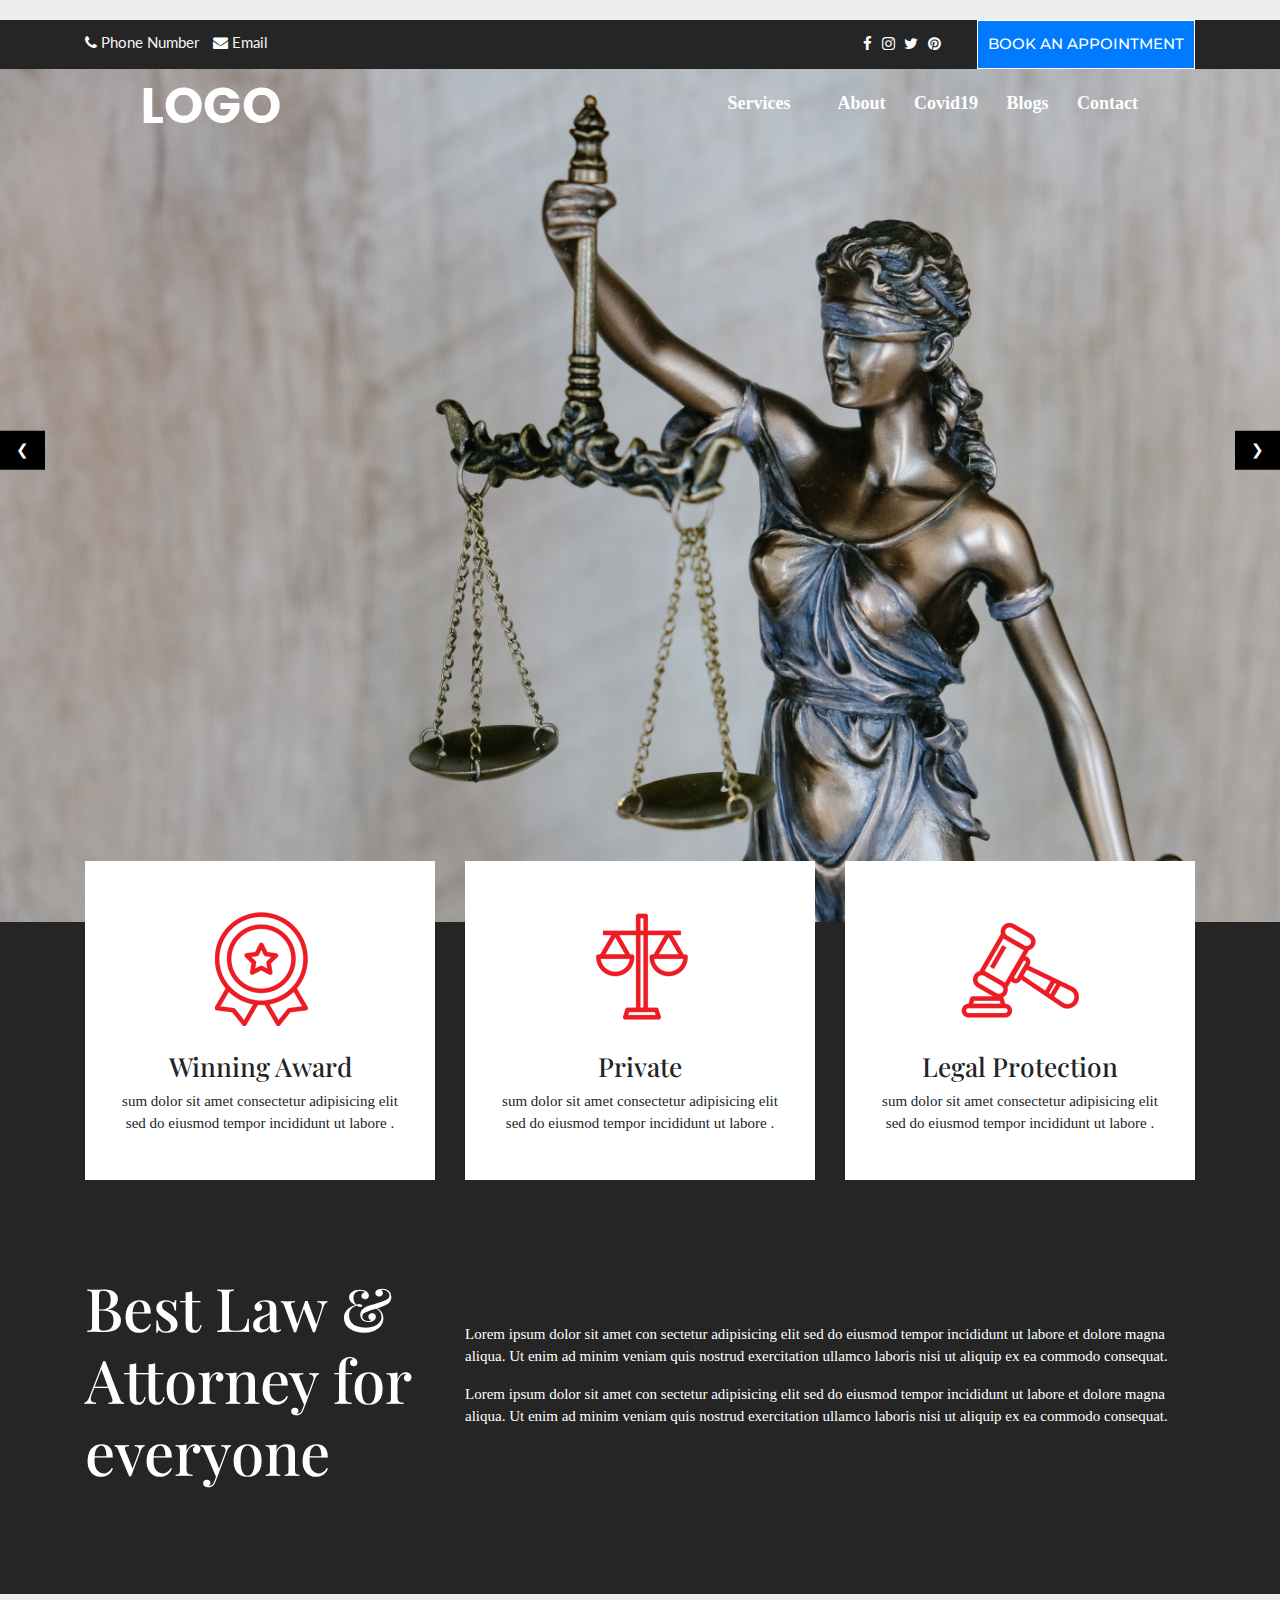
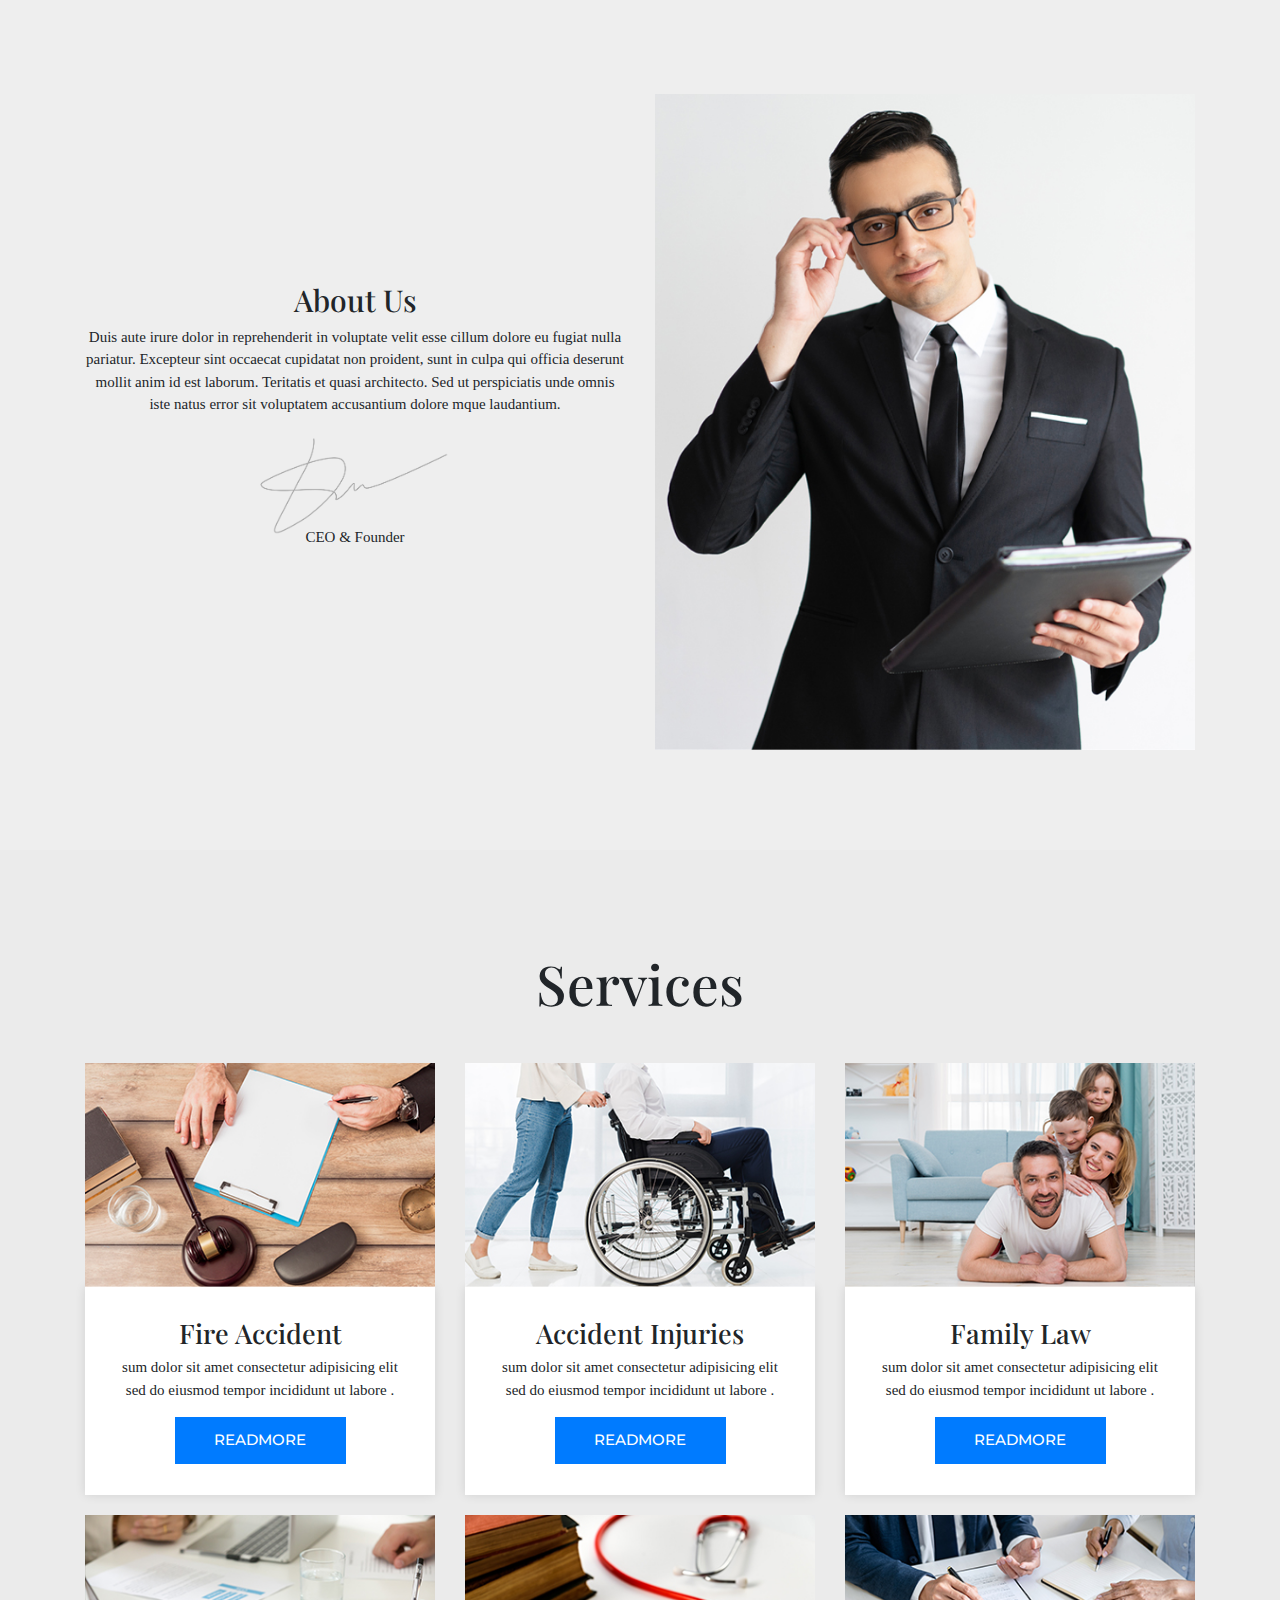
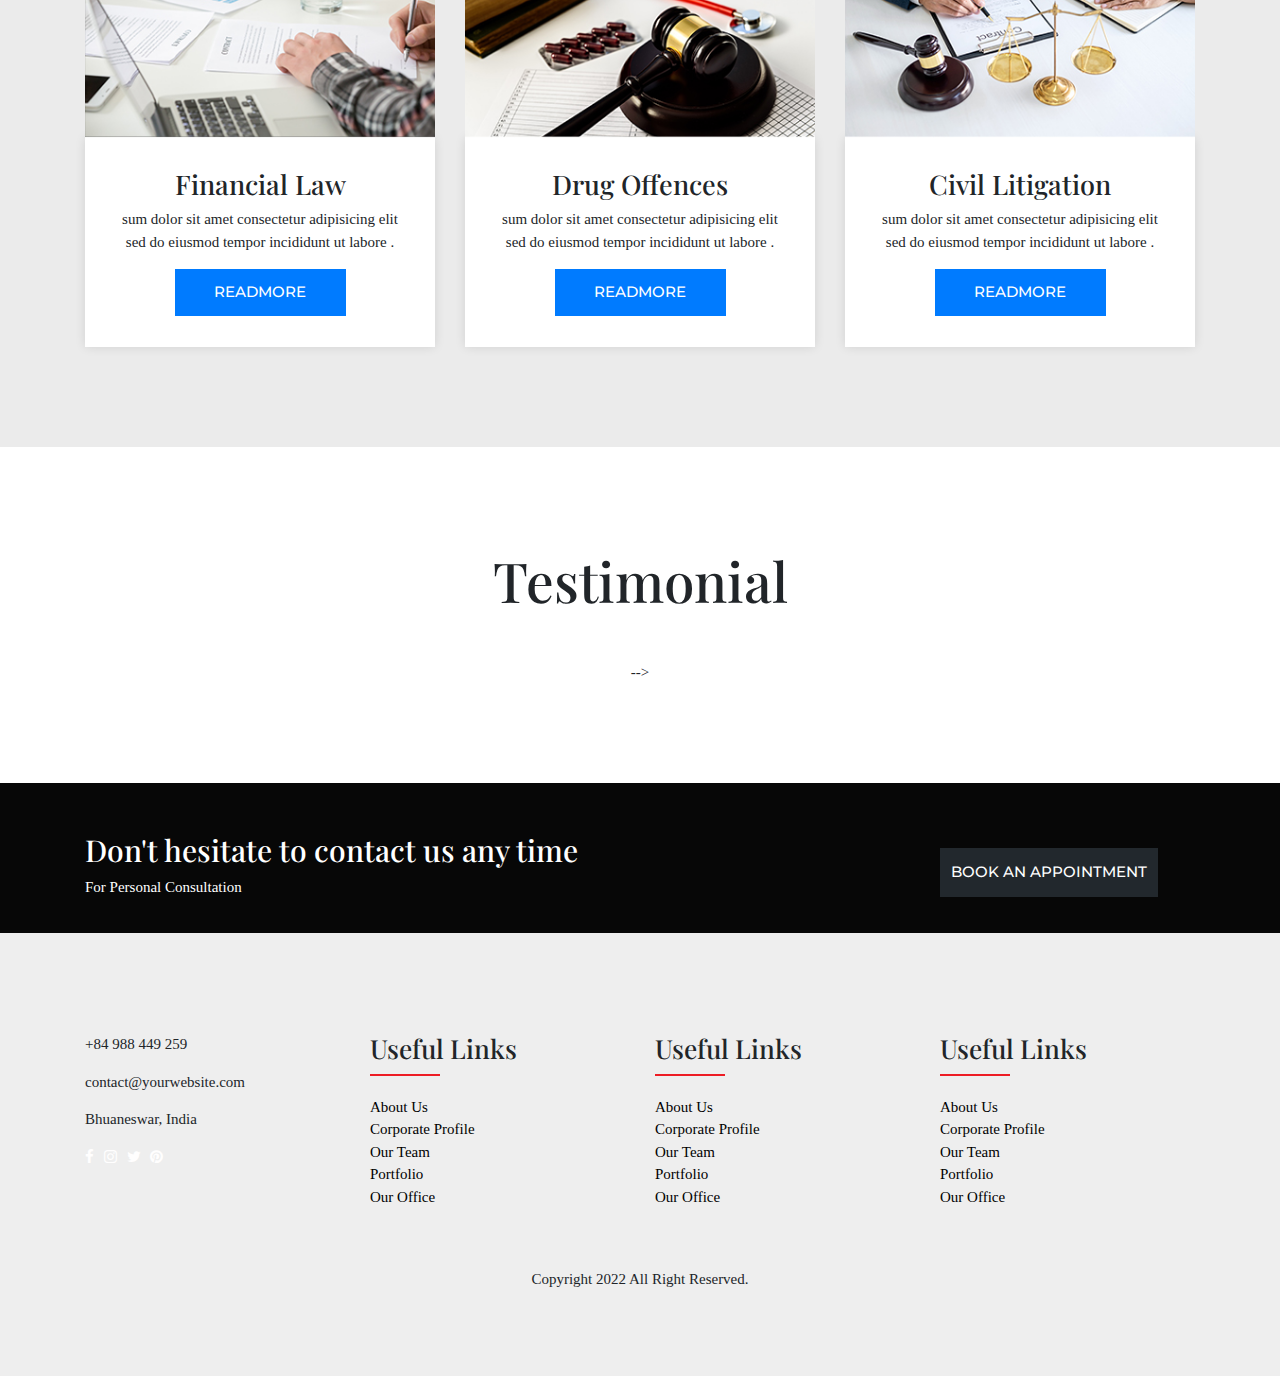
<file: index.html>
<!doctype html>
<html>
<head>
<meta charset="utf-8">
<link rel="stylesheet" href="https://www.w3schools.com/w3css/4/w3.css">
 <style>
.mySlides {display:none;}
</style>
<!--For responsive	-->
<meta name="viewport" content="width=device-width, initial-scale=1.0">	
<title>Lawyer</title>

<!--Bootstrap CSS	-->
<link rel="stylesheet" href="css/bootstrap.min.css" type="text/css">
	
<!--Google Font	-->
<link href="https://fonts.googleapis.com/css2?family=Playfair+Display:ital,wght@0,400;0,500;0,600;0,700;0,800;0,900;1,400;1,500;1,600;1,700;1,800;1,900&display=swap" rel="stylesheet">

<link href="https://fonts.googleapis.com/css2?family=Poppins:ital,wght@0,100;0,200;0,300;0,400;0,500;0,600;0,700;0,800;0,900;1,100;1,200;1,300;1,400;1,500;1,600;1,700;1,800;1,900&display=swap" rel="stylesheet">	

<link href="https://fonts.googleapis.com/css2?family=Lato:ital,wght@0,100;0,300;0,400;0,700;0,900;1,100;1,300;1,400;1,700;1,900&display=swap" rel="stylesheet">

<link href="https://fonts.googleapis.com/css2?family=Montserrat:ital,wght@0,100;0,200;0,300;0,400;0,500;0,600;0,700;0,800;0,900;1,100;1,200;1,300;1,400;1,500;1,600;1,700;1,800;1,900&display=swap" rel="stylesheet">	
	
<!--Fontawesome icon	-->
<link rel="stylesheet" href="https://cdnjs.cloudflare.com/ajax/libs/font-awesome/4.7.0/css/font-awesome.css"   />	
	
	
<!--OWl carousel	-->
<link rel="stylesheet" href="https://cdnjs.cloudflare.com/ajax/libs/OwlCarousel2/2.3.4/assets/owl.carousel.css"   />
<link rel="stylesheet" href="https://cdnjs.cloudflare.com/ajax/libs/OwlCarousel2/2.3.4/assets/owl.theme.default.min.css"   />

	
<link rel="stylesheet" href="https://cdn.jsdelivr.net/npm/bootstrap@4.0.0/dist/css/bootstrap.min.css" integrity="sha384-Gn5384xqQ1aoWXA+058RXPxPg6fy4IWvTNh0E263XmFcJlSAwiGgFAW/dAiS6JXm" crossorigin="anonymous">
<!--Style CSS	-->	
<link rel="stylesheet" href="css/style.css" type="text/css">
<link rel="stylesheet" href="https://pro.fontawesome.com/releases/v5.10.0/css/all.css"
integrity="sha384-AYmEC3Yw5cVb3ZcuHtOA93w35dYTsvhLPVnYs9eStHfGJvOvKxVfELGroGkvsg+p" crossorigin="anonymous" />
</head>

<body>	
	
<!-- Start Top Header -->
	<div class="top-header">
	     <div class="container">
		      <div class="row">
			      <div class="col-lg-6">
				      <div class="top-contact">
					      <ul>
						     <li><a href="tel:+62 800 9000 123"> <i class="fa fa-phone"></i>  Phone Number</a>  </li>
						     <li><a href="mailto:mail@yoursite.com"> <i class="fa fa-envelope"></i>  Email</a>  </li>
						  </ul>
					  </div>
				  </div>
				  
				  <div class="col-lg-6">
				       <div class="top-right-info">
					       <ul class="top-social">
						     <li><a href=""><i class="fa fa-facebook"></i></a> </li>
						     <li><a href=""><i class="fa fa-instagram"></i></a> </li>
						     <li><a href=""><i class="fa fa-twitter"></i></a> </li>
						     <li><a href=""><i class="fa fa-pinterest"></i></a> </li>
						   </ul>
						   
						   <a href="" class="btn btn-primary">book an appointment</a>
					  </div>
				  </div>
				  
			 </div>
		</div>
	</div>
<!-- End Top Header -->
	
<!--Start Header	-->
	<header>
	     <div class="container">
		     <nav class="navbar navbar-expand-lg navbar-light bg-light">
  <div class="container-fluid">
    <a class="navbar-brand" href="#"><img src="images/logo.png" alt="" ></a>
    <button onclick="myFunction()" class="navbar-toggler" type="button" data-bs-toggle="collapse" data-bs-target="#navbarSupportedContent" aria-controls="navbarSupportedContent" aria-expanded="false" aria-label="Toggle navigation">
      <span class="navbar-toggler-icon"></span>
    </button>
	<!-- Navbar items -->
<div class="nav-links" id="menu-tog">
	<!-- Dropdown menu -->
	<div class="dropdown">
	  <a class="dropBtn" href="#">Services
		<i class="fas fa-angle-down"></i>
	  </a>
	  <div class="drop-content">
		<a href="#">Menu1</a>
		<a href="#">Menu2</a>
		<a href="#">Menu3</a>
		<a href="#">Menu4</a>
		<a href="#">Menu5</a>
		<a href="#">Menu6</a>

		<!-- Creating sub menu Dropdown -->
	  </div>
	</div>
	<a href="about-us.html">About</a>
	<a href="#">Covid19</a>

	<a href="blog.html">Blogs</a>
	<a href="contact-us.html">Contact</a>
  </div>

</div>
</div>
</nav>
		</div>
	</header>
<!--End Header	-->
	
<!--Start Banner Section	-->
	<section class="banner-section">
		<div class="banner-img">
			<img class="mySlides" src="./images/banner1.jpg" style="width:100%">
			<img class="mySlides" src="./images/banner2.jpg" style="width:100%">
			<img class="mySlides" src="./images/law.jpg" style="width:100%">
			<img class="mySlides" src="./images/banner-bg.jpg" style="width:100%">
  
			<button class="w3-button w3-black w3-display-left" onclick="plusDivs(-1)">&#10094;</button>
			<button class="w3-button w3-black w3-display-right" onclick="plusDivs(1)">&#10095;</button>
	   	
		</div>
	</section>
<!--End Banner Section	-->
   
  
<!--Start Features Section	-->
	<section class="features-section">
	     <div class="container">
		      <div class="row top-features">
			      
				  <div class="col-lg-4">
				       <div class="features-box">
					       <img src="images/icon.png" alt="" >
						   <h3>Winning Award</h3>
						   <p>sum dolor sit amet consectetur adipisicing elit sed do eiusmod tempor incididunt ut labore .</p>
					  </div>
				  </div>
				  
				    <div class="col-lg-4">
				       <div class="features-box">
					       <img src="images/icon2.png" alt="" >
						   <h3>Private</h3>
						   <p>sum dolor sit amet consectetur adipisicing elit sed do eiusmod tempor incididunt ut labore .</p>
					  </div>
				  </div>
				  
				    <div class="col-lg-4">
				       <div class="features-box">
					       <img src="images/icon3.png" alt="" >
						   <h3>Legal Protection</h3>
						   <p>sum dolor sit amet consectetur adipisicing elit sed do eiusmod tempor incididunt ut labore .</p>
					  </div>
				  </div>
				</div>  
				  
			 <div class="row align-items-center">
			  <div class="col-lg-4">
				       <div class="left-head">
					      <h2>Best Law & Attorney for everyone</h2>
					  </div>
				  </div>
				  
				  <div class="col-lg-8">
				      <div class="right-text">
					      <p>Lorem ipsum dolor sit amet  con sectetur adipisicing elit sed do eiusmod tempor incididunt ut labore et dolore magna aliqua. Ut enim ad minim veniam quis nostrud exercitation ullamco laboris nisi ut aliquip ex ea commodo consequat.  </p>
						  <p>Lorem ipsum dolor sit amet  con sectetur adipisicing elit sed do eiusmod tempor incididunt ut labore et dolore magna aliqua. Ut enim ad minim veniam quis nostrud exercitation ullamco laboris nisi ut aliquip ex ea commodo consequat.  </p>
					  </div>
				  </div>
			 </div>

		</div>
	</section>
<!--Start Features Section	-->
	
	
<!--Start About Section	-->
	<section class="about-section" id="about-section">
	     <div class="container">
		      <div class="row  align-items-center">
			      <div class="col-lg-6">
				      <div class="about-text text-center">
					      <h2>About Us </h2>
						  <p>Duis aute irure dolor in reprehenderit in voluptate velit esse cillum dolore eu fugiat nulla pariatur. Excepteur sint occaecat cupidatat non proident, sunt in culpa qui officia deserunt mollit anim id est laborum. Teritatis et quasi architecto. Sed ut perspiciatis unde omnis iste natus error sit voluptatem accusantium dolore mque laudantium.
	</p>
						  <div class="signature">
						      <img src="images/signature.png" alt="" >
							   <p>CEO & Founder </p>
						  </div>
						  
					  </div>
				  </div>
				  
				  
				  <div class="col-lg-6">
				      <div class="about-img">
					   <img src="images/about.jpg" alt="" >
					  </div>
				   </div>
				  
			 </div>
		</div>
	</section>
<!--End About Section	-->
	
<!--Start Services	-->
	<section class="services-section">
	    <div class="container">
		     <div class="row">
			   
				 <div class="col-md-12">
				     <div class="section-title-main">
					     <h2 class="section-title">Services</h2>
					 </div>
				 </div>
				 
				 
				<div class="col-lg-4">
				     <div class="services-box">
					    <div class="services-media">
						     <img src="images/services1.jpg" alt="" >
						 </div>
						 <div class="services-info">
						     <h3>Fire Accident</h3>
							 <p>sum dolor sit amet consectetur adipisicing elit sed do eiusmod tempor incididunt ut labore .</p>
							 <a class="btn btn-primary" data-toggle="collapse" href="#multiCollapseExample1" role="button" aria-expanded="false" aria-controls="multiCollapseExample1">ReadMore</a>
						 </div>
						 <div class="collapse multi-collapse" id="multiCollapseExample1">
							<div class="card card-body">
							  Anim pariatur cliche reprehenderit, enim eiusmod high life accusamus terry richardson ad squid. Nihil anim keffiyeh helvetica, craft beer labore wes anderson cred nesciunt sapiente ea proident.
							</div>
						  </div>
					</div>
				 </div>  
				 <div class="col-lg-4">
				     <div class="services-box">
					    <div class="services-media">
						     <img src="images/services2.jpg" alt="" >
						 </div>
						 <div class="services-info">
						     <h3>Accident Injuries</h3>
							 <p>sum dolor sit amet consectetur adipisicing elit sed do eiusmod tempor incididunt ut labore .</p>

							 <button class="btn btn-primary" type="button" data-toggle="collapse" data-target="#multiCollapseExample2" aria-expanded="false" aria-controls="multiCollapseExample2">ReadMore</button>
						 </div>
						 <div class="collapse multi-collapse" id="multiCollapseExample2">
							<div class="card card-body">
							  Anim pariatur cliche reprehenderit, enim eiusmod high life accusamus terry richardson ad squid. Nihil anim keffiyeh helvetica, craft beer labore wes anderson cred nesciunt sapiente ea proident.
							</div>
						  </div>
					</div>
				 </div> 
				 
				 <div class="col-lg-4">
				     <div class="services-box">
					    <div class="services-media">
						     <img src="images/services3.jpg" alt="" >
						 </div>
						 <div class="services-info">
						     <h3>Family Law</h3>
							 <p>sum dolor sit amet consectetur adipisicing elit sed do eiusmod tempor incididunt ut labore .</p>

							 <button class="btn btn-primary" type="button" data-toggle="collapse" data-target="#multiCollapseExample3" aria-expanded="false" aria-controls="multiCollapseExample3">ReadMore</button>
						 </div>
						 <div class="collapse multi-collapse" id="multiCollapseExample3">
							<div class="card card-body">
							  Anim pariatur cliche reprehenderit, enim eiusmod high life accusamus terry richardson ad squid. Nihil anim keffiyeh helvetica, craft beer labore wes anderson cred nesciunt sapiente ea proident.
							</div>
						  </div>
					</div>
				 </div>  
				 
				 
				  <div class="col-lg-4">
				     <div class="services-box">
					    <div class="services-media">
						     <img src="images/services4.jpg" alt="" >
						 </div>
						 <div class="services-info">
						     <h3>Financial Law</h3>
							 <p>sum dolor sit amet consectetur adipisicing elit sed do eiusmod tempor incididunt ut labore .</p>
							 <button class="btn btn-primary" type="button" data-toggle="collapse" data-target="#multiCollapseExample4" aria-expanded="false" aria-controls="multiCollapseExample4">ReadMore</button>
						 </div>
						 <div class="collapse multi-collapse" id="multiCollapseExample4">
							<div class="card card-body">
							  Anim pariatur cliche reprehenderit, enim eiusmod high life accusamus terry richardson ad squid. Nihil anim keffiyeh helvetica, craft beer labore wes anderson cred nesciunt sapiente ea proident.
							</div>
						  </div>
					</div>
				 </div>  
				 
				 
				<div class="col-lg-4">
				     <div class="services-box">
					    <div class="services-media">
						     <img src="images/services5.jpg" alt="" >
						 </div>
						 <div class="services-info">
						     <h3>Drug Offences</h3>
							 <p>sum dolor sit amet consectetur adipisicing elit sed do eiusmod tempor incididunt ut labore .</p>
							 <button class="btn btn-primary" type="button" data-toggle="collapse" data-target="#multiCollapseExample5" aria-expanded="false" aria-controls="multiCollapseExample5">ReadMore</button>
						 </div>
						 <div class="collapse multi-collapse" id="multiCollapseExample5">
							<div class="card card-body">
							  Anim pariatur cliche reprehenderit, enim eiusmod high life accusamus terry richardson ad squid. Nihil anim keffiyeh helvetica, craft beer labore wes anderson cred nesciunt sapiente ea proident.
							</div>
						  </div>
					</div>
				 </div>   
				 
				 
				<div class="col-lg-4">
				     <div class="services-box">
					    <div class="services-media">
						     <img src="images/services6.jpg" alt="" >
						 </div>
						 <div class="services-info">
						     <h3>Civil Litigation</h3>
							 <p>sum dolor sit amet consectetur adipisicing elit sed do eiusmod tempor incididunt ut labore .</p>

							 <button class="btn btn-primary" type="button" data-toggle="collapse" data-target="#multiCollapseExample6" aria-expanded="false" aria-controls="multiCollapseExample6">ReadMore</button>
						 </div>
						 <div class="collapse multi-collapse" id="multiCollapseExample6">
							<div class="card card-body">
							  Anim pariatur cliche reprehenderit, enim eiusmod high life accusamus terry richardson ad squid. Nihil anim keffiyeh helvetica, craft beer labore wes anderson cred nesciunt sapiente ea proident.
							</div>
						  </div>
					</div>
				 </div>    
				 
			</div>
		</div>
	</section>
<!--End Services	-->
	
<!--	Start Testimonial Section-->
	<section class="test-section" style="background: white">
	     <div class="container">
		     <div class="row">
			     <div class="col-md-12">
				     <div class="section-title-main">
					     <h2 class="section-title">Testimonial</h2>
						 <script src="https://apps.elfsight.com/p/platform.js" defer></script>
 				 		 <div class="elfsight-app-cd0c0a1c-847f-4b08-9d0e-7ede6da0b612"></div>
					 </div>
					 
					 <div class="col-md-12">
					<div class="owl-carousel owl-theme testimonial-carousel">
					   
								 </div>
								 
							</div> -->
						</div>

					</div>
					 </div>
					 
				 </div>
			 </div>
		</div>
	</section>
<!--	End Testimonial Section-->
	
	
	
<!--Start CTA Section	-->
	<section class="cta-section">
	   <div class="container">
		    <div class="row align-items-center">
		        <div class="col-lg-9">
				     <div class="cta-text">
					     <h2>Don't hesitate to contact us any time</h2>
						 <p>For Personal Consultation</p>
					</div>
					</div>
					<div class="col-lg-3">
					     <div class="cta-btn">
						     <a href="" class="btn btn-primary">book an appointment</a>
						</div>
					</div>
				
		   </div>
		</div>
	</section>
<!--End CTA Section	-->
	
	
<!--Start Footer-->
	<footer>
	   <div class="container">
		     <div class="row">
		       <div class="col-lg-3">
				     <div class="footer-col footer-about">
				       <p class="phone-text">+84 988 449 259</p>
						 <p>contact@yourwebsite.com</p>
						 <p>Bhuaneswar, India</p>
						  <ul class="top-social">
						     <li><a href=""><i class="fa fa-facebook"></i></a> </li>
						     <li><a href=""><i class="fa fa-instagram"></i></a> </li>
						     <li><a href=""><i class="fa fa-twitter"></i></a> </li>
						     <li><a href=""><i class="fa fa-pinterest"></i></a> </li>
						   </ul>
				   </div>
				 </div>
				 
				  
				  <div class="col-lg-3">
				     <div class="footer-col footer-menu">
				        <h3>Useful Links</h3>
						 <ul>
						 <li> <a href="">About Us</a> </li>
						 <li> <a href="">Corporate Profile</a> </li>
						 <li> <a href="">Our Team</a> </li>
						 <li> <a href="">Portfolio</a> </li>
						 <li> <a href="">Our Office</a> </li>
						 </ul>
				   </div>
				 </div>
				 
				 
				  <div class="col-lg-3">
				     <div class="footer-col footer-menu">
				        <h3>Useful Links</h3>
						 <ul>
						 <li> <a href="">About Us</a> </li>
						 <li> <a href="">Corporate Profile</a> </li>
						 <li> <a href="">Our Team</a> </li>
						 <li> <a href="">Portfolio</a> </li>
						 <li> <a href="">Our Office</a> </li>
						 </ul>
				   </div>
				 </div>
				 
				   <div class="col-lg-3">
				     <div class="footer-col footer-menu">
				        <h3>Useful Links</h3>
						 <ul>
						 <li> <a href="">About Us</a> </li>
						 <li> <a href="">Corporate Profile</a> </li>
						 <li> <a href="">Our Team</a> </li>
						 <li> <a href="">Portfolio</a> </li>
						 <li> <a href="">Our Office</a> </li>
						 </ul>
				   </div>
				 </div>
				 
				 
				 
				 <div class="col-md-12">
				      <div class="copy-text text-center">
					      <p>Copyright 2022 All Right Reserved.</p>
					 </div>
				 </div>
				 
				 
		   </div>
		 </div>
	</footer>
<!--End Footer-->
	
	
<!--Script	-->
<script src="js/jquery-3.4.1.min.js" type="text/javascript"></script>
<script src="js/bootstrap.min.js" type="text/javascript"></script>
<script src="https://cdnjs.cloudflare.com/ajax/libs/OwlCarousel2/2.3.4/owl.carousel.min.js"  ></script>	

<script src="https://code.jquery.com/jquery-3.2.1.slim.min.js" integrity="sha384-KJ3o2DKtIkvYIK3UENzmM7KCkRr/rE9/Qpg6aAZGJwFDMVNA/GpGFF93hXpG5KkN" crossorigin="anonymous"></script>
<script src="https://cdn.jsdelivr.net/npm/popper.js@1.12.9/dist/umd/popper.min.js" integrity="sha384-ApNbgh9B+Y1QKtv3Rn7W3mgPxhU9K/ScQsAP7hUibX39j7fakFPskvXusvfa0b4Q" crossorigin="anonymous"></script>
<script src="https://cdn.jsdelivr.net/npm/bootstrap@4.0.0/dist/js/bootstrap.min.js" integrity="sha384-JZR6Spejh4U02d8jOt6vLEHfe/JQGiRRSQQxSfFWpi1MquVdAyjUar5+76PVCmYl" crossorigin="anonymous"></script>
	
 <script>
$('.testimonial-carousel').owlCarousel({
    loop:true,
    margin:10,
    nav:true,
    responsive:{
        0:{
            items:1
        },
        600:{
            items:1
        },
        1000:{
            items:1
        }
    }
})	
</script>
<script>
	var slideIndex = 1;
	showDivs(slideIndex);
	
	function plusDivs(n) {
	  showDivs(slideIndex += n);
	}
	
	function showDivs(n) {
	  var i;
	  var x = document.getElementsByClassName("mySlides");
	  if (n > x.length) {slideIndex = 1}
	  if (n < 1) {slideIndex = x.length}
	  for (i = 0; i < x.length; i++) {
		x[i].style.display = "none";  
	  }
	  x[slideIndex-1].style.display = "block";  
	}
	</script>
</body>
<script>
	function myFunction() {
	  var x = document.getElementById("menu-tog");
	  if (x.style.display === "none") {
		x.style.display = "block";
	  } else {
		x.style.display = "none";
	  }
	}
	</script>
</html>
</file>
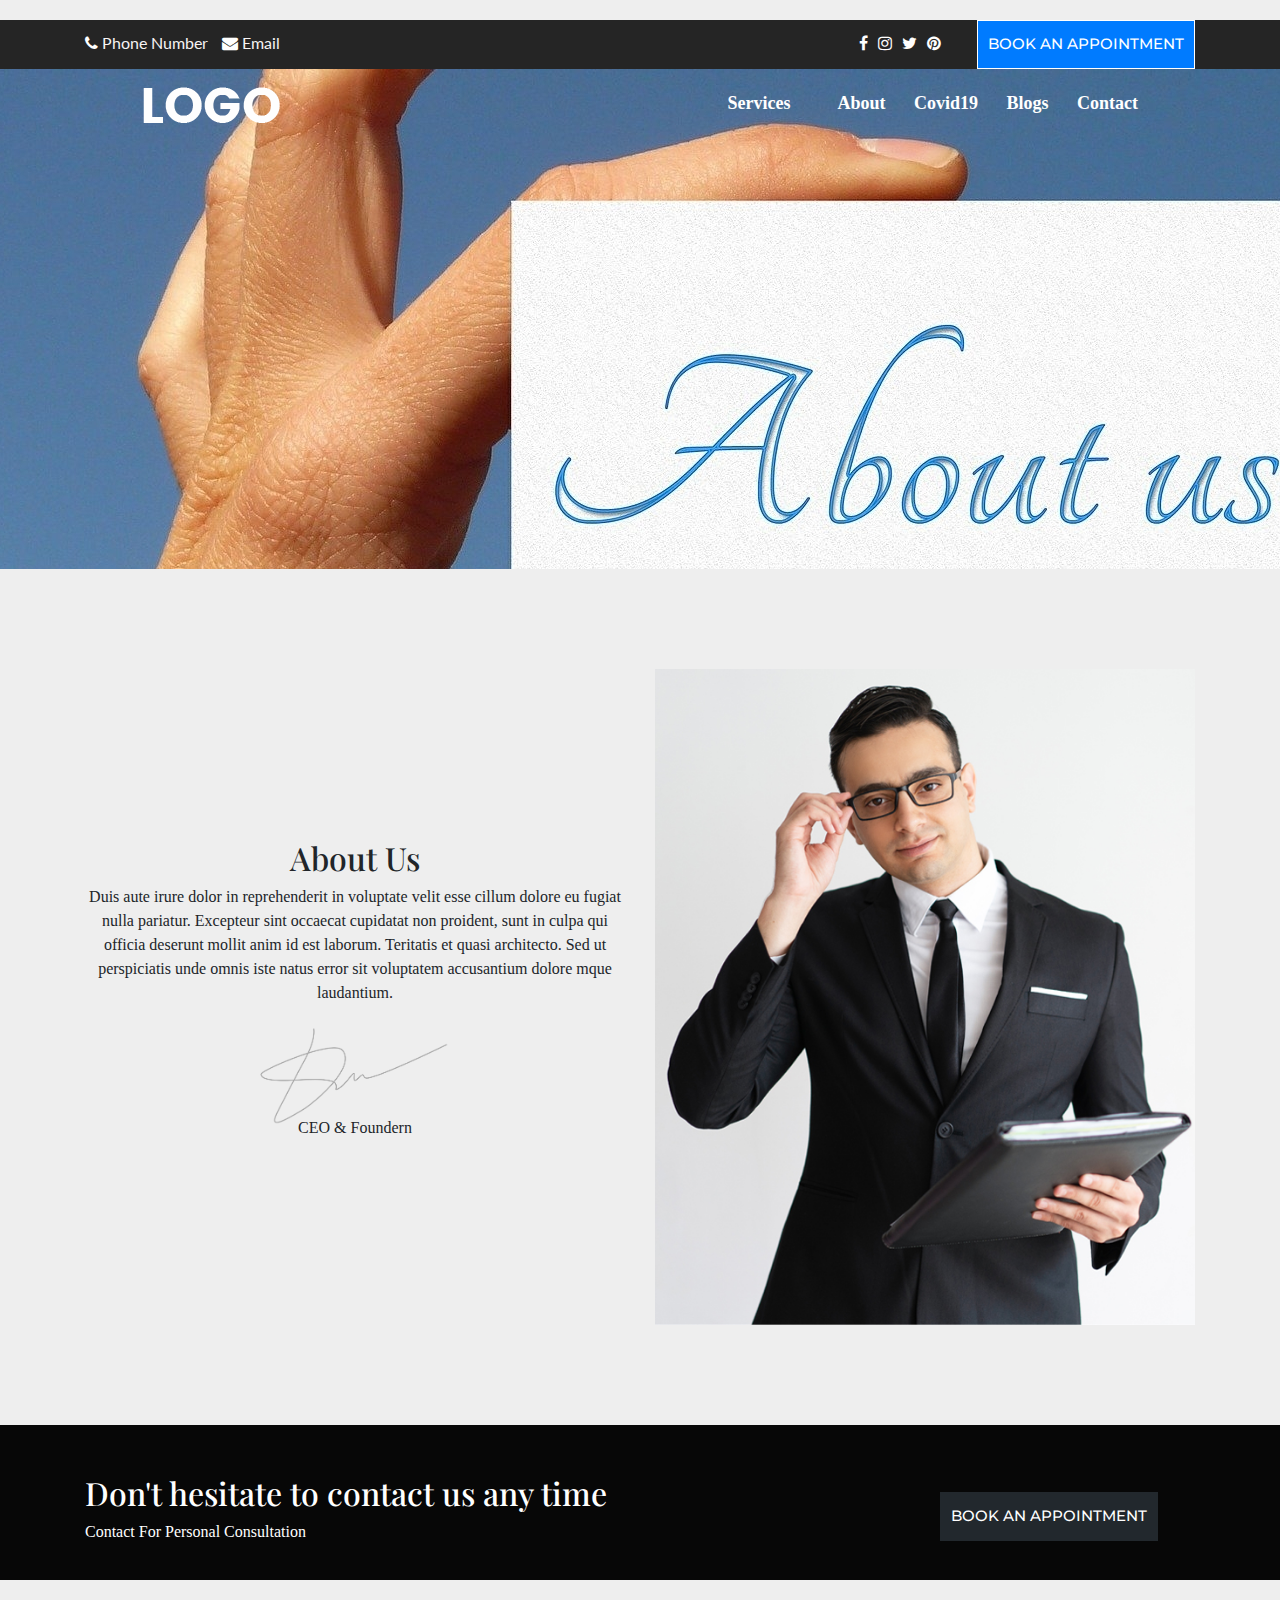
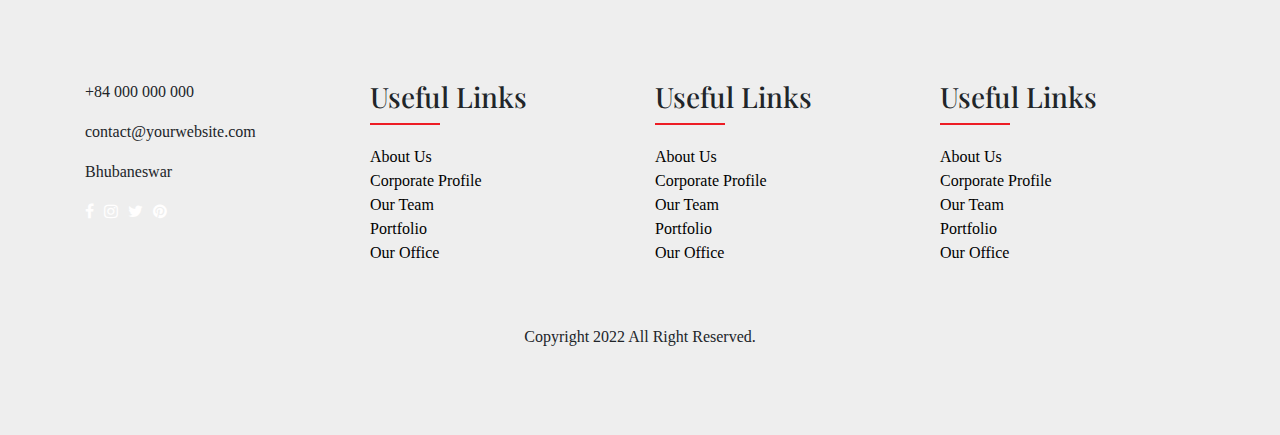
<file: about-us.html>
<!doctype html>
<html>
<head>
	<style>
		.banner-bg-img{
			height: 500px;
		}
	</style>
<meta charset="utf-8">

<!--For responsive	-->
<meta name="viewport" content="width=device-width, initial-scale=1.0">	
<title>Lawyer</title>

<!--Bootstrap CSS	-->
<link rel="stylesheet" href="css/bootstrap.min.css" type="text/css">
	
<!--Google Font	-->
<link href="https://fonts.googleapis.com/css2?family=Playfair+Display:ital,wght@0,400;0,500;0,600;0,700;0,800;0,900;1,400;1,500;1,600;1,700;1,800;1,900&display=swap" rel="stylesheet">

<link href="https://fonts.googleapis.com/css2?family=Poppins:ital,wght@0,100;0,200;0,300;0,400;0,500;0,600;0,700;0,800;0,900;1,100;1,200;1,300;1,400;1,500;1,600;1,700;1,800;1,900&display=swap" rel="stylesheet">	

<link href="https://fonts.googleapis.com/css2?family=Lato:ital,wght@0,100;0,300;0,400;0,700;0,900;1,100;1,300;1,400;1,700;1,900&display=swap" rel="stylesheet">

<link href="https://fonts.googleapis.com/css2?family=Montserrat:ital,wght@0,100;0,200;0,300;0,400;0,500;0,600;0,700;0,800;0,900;1,100;1,200;1,300;1,400;1,500;1,600;1,700;1,800;1,900&display=swap" rel="stylesheet">	
	
<!--Fontawesome icon	-->
<link rel="stylesheet" href="https://cdnjs.cloudflare.com/ajax/libs/font-awesome/4.7.0/css/font-awesome.css"   />
<link rel="stylesheet" href="https://pro.fontawesome.com/releases/v5.10.0/css/all.css"
integrity="sha384-AYmEC3Yw5cVb3ZcuHtOA93w35dYTsvhLPVnYs9eStHfGJvOvKxVfELGroGkvsg+p" crossorigin="anonymous" />	
	
	
<!--OWl carousel	-->
<link rel="stylesheet" href="https://cdnjs.cloudflare.com/ajax/libs/OwlCarousel2/2.3.4/assets/owl.carousel.css"   />
<link rel="stylesheet" href="https://cdnjs.cloudflare.com/ajax/libs/OwlCarousel2/2.3.4/assets/owl.theme.default.min.css"   />

	
<link rel="stylesheet" href="https://cdn.jsdelivr.net/npm/bootstrap@4.0.0/dist/css/bootstrap.min.css" integrity="sha384-Gn5384xqQ1aoWXA+058RXPxPg6fy4IWvTNh0E263XmFcJlSAwiGgFAW/dAiS6JXm" crossorigin="anonymous">
<!--Style CSS	-->	
<link rel="stylesheet" href="css/style.css" type="text/css">
 
</head>

<body>
<!-- Start Top Header -->
	<div class="top-header">
	     <div class="container">
		      <div class="row">
			      <div class="col-lg-6">
				      <div class="top-contact">
					      <ul>
						     <li><a href="tel:+62 800 9000 123"> <i class="fa fa-phone"></i>  Phone Number</a>  </li>
						     <li><a href="mailto:mail@yoursite.com"> <i class="fa fa-envelope"></i>  Email</a>  </li>
						  </ul>
					  </div>
				  </div>
				  
				  <div class="col-lg-6">
				       <div class="top-right-info">
					       <ul class="top-social">
						     <li><a href=""><i class="fa fa-facebook"></i></a> </li>
						     <li><a href=""><i class="fa fa-instagram"></i></a> </li>
						     <li><a href=""><i class="fa fa-twitter"></i></a> </li>
						     <li><a href=""><i class="fa fa-pinterest"></i></a> </li>
						   </ul>
						   
						   <a href="" class="btn btn-primary">book an appointment</a>
					  </div>
				  </div>
				  
			 </div>
		</div>
	</div>
<!-- End Top Header -->
	
	
<!--Start Header	-->
	<header style="">
	     <div class="container">
		     <nav class="navbar navbar-expand-lg navbar-light bg-light">
             <div class="container-fluid">
                <a class="navbar-brand" href="index.html"><img src="images/logo.png" alt="" ></a>
                    <button onclick="myFunction()" class="navbar-toggler" type="button" data-bs-toggle="collapse" data-bs-target="#navbarSupportedContent" aria-controls="navbarSupportedContent" aria-expanded="false" aria-label="Toggle navigation">
                        <span class="navbar-toggler-icon"></span>
                    </button>

					<!-- Navbar items -->
<div class="nav-links" id="menu-tog">
	<!-- Dropdown menu -->
	<div class="dropdown">
	  <a class="dropBtn" href="#">Services
		<i class="fas fa-angle-down"></i>
	  </a>
	  <div class="drop-content">
		<a href="#">Menu1</a>
		<a href="#">Menu2</a>
		<a href="#">Menu3</a>
		<a href="#">Menu4</a>
		<a href="#">Maenu5</a>
		<a href="#">Menu6</a>
	</div>
	<a href="about-us.html">About</a>
	<a href="#">Covid19</a>

	<a href="blog.html">Blogs</a>
	<a href="contact-us.html">Contact</a>
  </div>

</div>
</div>
</nav>
</div>
</header>
<!--End Header	-->
<section class="banner-bg-img" style="background: url(images/about6.jpg) no-repeat;">
</section>

  <!--Start About Section	-->
	<section class="about-section" id="about-section">
        <div class="container">
             <div class="row  align-items-center">
                 <div class="col-lg-6">
                     <div class="about-text text-center">
                         <h2>About Us </h2>
                         <p>Duis aute irure dolor in reprehenderit in voluptate velit esse cillum dolore eu fugiat nulla pariatur. Excepteur sint occaecat cupidatat non proident, sunt in culpa qui officia deserunt mollit anim id est laborum. Teritatis et quasi architecto. Sed ut perspiciatis unde omnis iste natus error sit voluptatem accusantium dolore mque laudantium.
   </p>
                         <div class="signature">
                             <img src="images/signature.png" alt="" >
                              <p>CEO & Foundern</p>
                         </div>
                         
                     </div>
                 </div>
                 
                 
                 <div class="col-lg-6">
                     <div class="about-img">
                      <img src="images/about.jpg" alt="" >
                     </div>
                  </div>
                 
            </div>
       </div>
   </section>
<!--End About Section	-->
	
<!--Start CTA Section	-->
	<section class="cta-section">
	   <div class="container">
		    <div class="row align-items-center">
		        <div class="col-lg-9">
				     <div class="cta-text">
					     <h2>Don't hesitate to contact us any time</h2>
						 <p>Contact For Personal Consultation</p>
					</div>
					</div>
					<div class="col-lg-3">
					     <div class="cta-btn">
						     <a href="" class="btn btn-primary">book an appointment</a>
						</div>
					</div>
		   </div>
		</div>
	</section>
<!--End CTA Section	-->
	
<!--Start Footer-->
	<footer>
	   <div class="container">
		     <div class="row">
		       <div class="col-lg-3">
				     <div class="footer-col footer-about">
				       <p class="phone-text">+84 000 000 000</p>
						 <p>contact@yourwebsite.com</p>
						 <p>Bhubaneswar</p>
						  <ul class="top-social">
						     <li><a href=""><i class="fa fa-facebook"></i></a> </li>
						     <li><a href=""><i class="fa fa-instagram"></i></a> </li>
						     <li><a href=""><i class="fa fa-twitter"></i></a> </li>
						     <li><a href=""><i class="fa fa-pinterest"></i></a> </li>
						   </ul>
				   </div>
				 </div> 
				  <div class="col-lg-3">
				     <div class="footer-col footer-menu">
				        <h3>Useful Links</h3>
						 <ul>
						 <li> <a href="">About Us</a> </li>
						 <li> <a href="">Corporate Profile</a> </li>
						 <li> <a href="">Our Team</a> </li>
						 <li> <a href="">Portfolio</a> </li>
						 <li> <a href="">Our Office</a> </li>
						 </ul>
				   </div>
				 </div>
				  <div class="col-lg-3">
				     <div class="footer-col footer-menu">
				        <h3>Useful Links</h3>
						 <ul>
						 <li> <a href="">About Us</a> </li>
						 <li> <a href="">Corporate Profile</a> </li>
						 <li> <a href="">Our Team</a> </li>
						 <li> <a href="">Portfolio</a> </li>
						 <li> <a href="">Our Office</a> </li>
						 </ul>
				   </div>
				 </div>
				   <div class="col-lg-3">
				     <div class="footer-col footer-menu">
				        <h3>Useful Links</h3>
						 <ul>
						 <li> <a href="">About Us</a> </li>
						 <li> <a href="">Corporate Profile</a> </li>
						 <li> <a href="">Our Team</a> </li>
						 <li> <a href="">Portfolio</a> </li>
						 <li> <a href="">Our Office</a> </li>
						 </ul>
				   </div>
				 </div>
				 <div class="col-md-12">
				      <div class="copy-text text-center">
					      <p>Copyright 2022 All Right Reserved.</p>
					 </div>
				 </div>		 
		   </div>
		 </div>
	</footer>
<!--End Footer-->
	
<!--Script	-->
<script src="js/jquery-3.4.1.min.js" type="text/javascript"></script>
<script src="js/bootstrap.min.js" type="text/javascript"></script>
<script src="https://cdnjs.cloudflare.com/ajax/libs/OwlCarousel2/2.3.4/owl.carousel.min.js"  ></script>	

<script src="https://code.jquery.com/jquery-3.2.1.slim.min.js" integrity="sha384-KJ3o2DKtIkvYIK3UENzmM7KCkRr/rE9/Qpg6aAZGJwFDMVNA/GpGFF93hXpG5KkN" crossorigin="anonymous"></script>
<script src="https://cdn.jsdelivr.net/npm/popper.js@1.12.9/dist/umd/popper.min.js" integrity="sha384-ApNbgh9B+Y1QKtv3Rn7W3mgPxhU9K/ScQsAP7hUibX39j7fakFPskvXusvfa0b4Q" crossorigin="anonymous"></script>
<script src="https://cdn.jsdelivr.net/npm/bootstrap@4.0.0/dist/js/bootstrap.min.js" integrity="sha384-JZR6Spejh4U02d8jOt6vLEHfe/JQGiRRSQQxSfFWpi1MquVdAyjUar5+76PVCmYl" crossorigin="anonymous"></script>
	
 <script>
 </script>
 <script>
	function myFunction() {
	  var x = document.getElementById("menu-tog");
	  if (x.style.display === "none") {
		x.style.display = "block";
	  } else {
		x.style.display = "none";
	  }
	}
	</script>
</body>
</html>
</file>
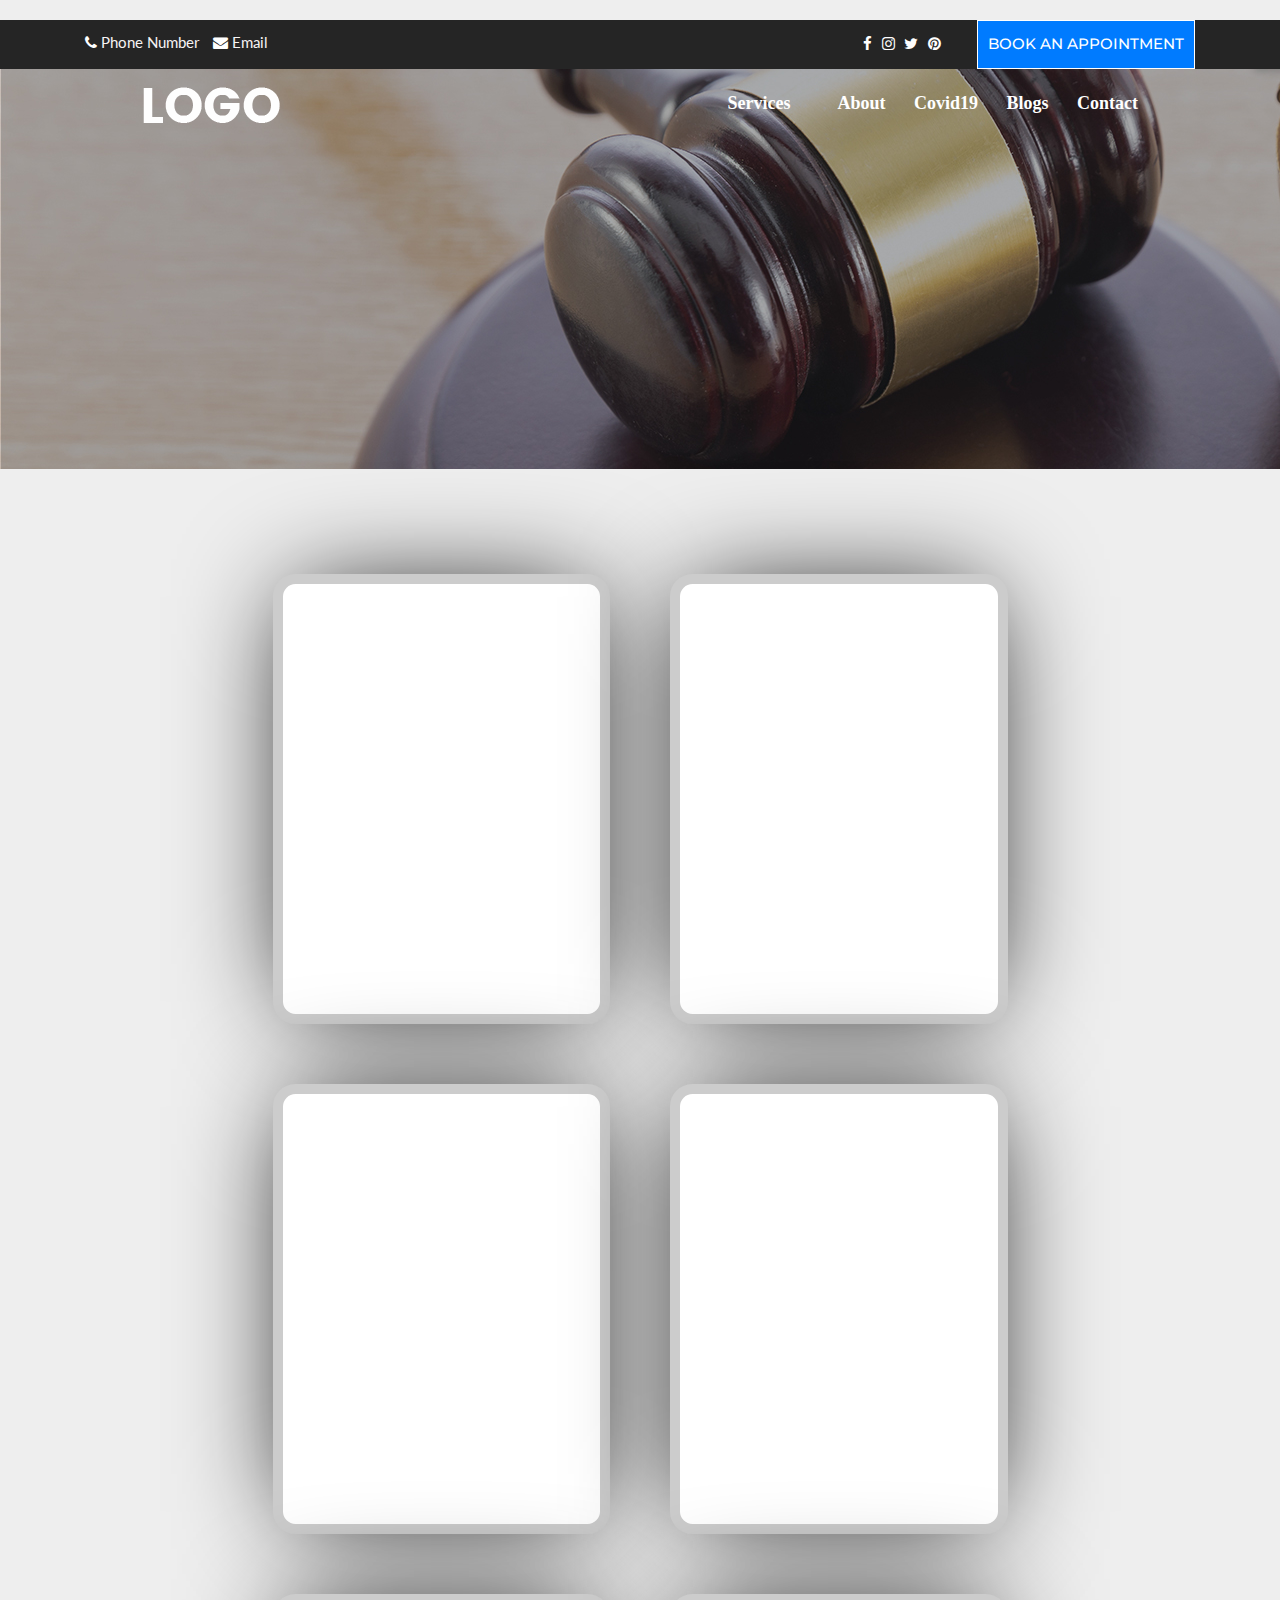
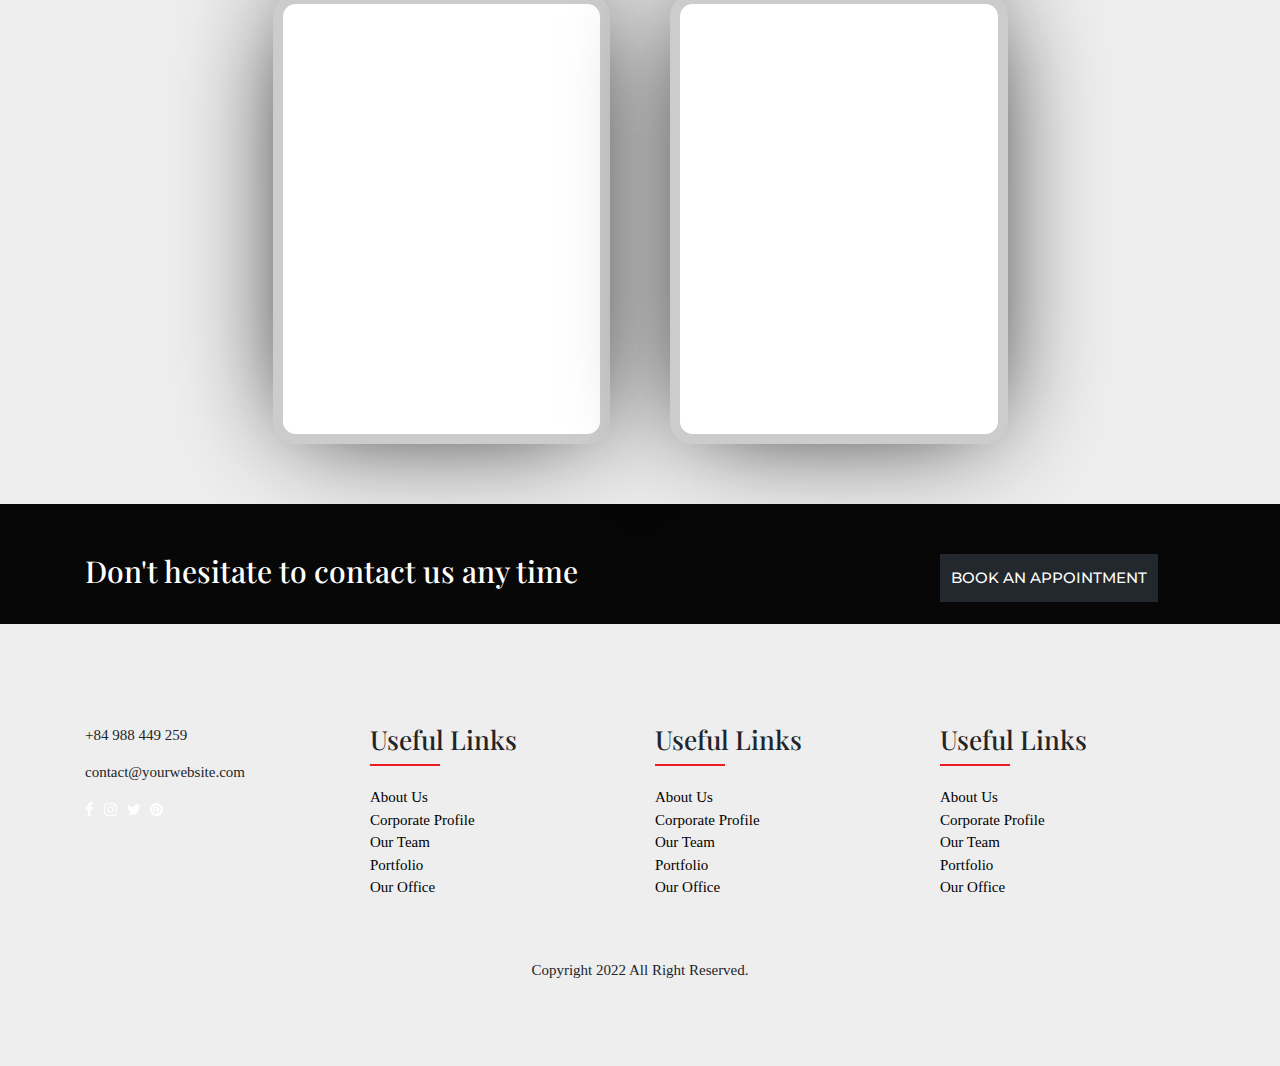
<file: blog.html>
<!doctype html>
<html>
<head>
<meta charset="utf-8">
<link rel="stylesheet" href="https://www.w3schools.com/w3css/4/w3.css">
 <style>
.mySlides {display:none;}
</style>
<!--For responsive	-->
<meta name="viewport" content="width=device-width, initial-scale=1.0">	
<title>Lawyer</title>

<!--Bootstrap CSS	-->
<link rel="stylesheet" href="css/bootstrap.min.css" type="text/css">
	
<!--Google Font	-->
<link href="https://fonts.googleapis.com/css2?family=Playfair+Display:ital,wght@0,400;0,500;0,600;0,700;0,800;0,900;1,400;1,500;1,600;1,700;1,800;1,900&display=swap" rel="stylesheet">

<link href="https://fonts.googleapis.com/css2?family=Poppins:ital,wght@0,100;0,200;0,300;0,400;0,500;0,600;0,700;0,800;0,900;1,100;1,200;1,300;1,400;1,500;1,600;1,700;1,800;1,900&display=swap" rel="stylesheet">	

<link href="https://fonts.googleapis.com/css2?family=Lato:ital,wght@0,100;0,300;0,400;0,700;0,900;1,100;1,300;1,400;1,700;1,900&display=swap" rel="stylesheet">

<link href="https://fonts.googleapis.com/css2?family=Montserrat:ital,wght@0,100;0,200;0,300;0,400;0,500;0,600;0,700;0,800;0,900;1,100;1,200;1,300;1,400;1,500;1,600;1,700;1,800;1,900&display=swap" rel="stylesheet">	
	
<!--Fontawesome icon	-->
<link rel="stylesheet" href="https://cdnjs.cloudflare.com/ajax/libs/font-awesome/4.7.0/css/font-awesome.css"   />	
	
	
<!--OWl carousel	-->
<link rel="stylesheet" href="https://cdnjs.cloudflare.com/ajax/libs/OwlCarousel2/2.3.4/assets/owl.carousel.css"   />
<link rel="stylesheet" href="https://cdnjs.cloudflare.com/ajax/libs/OwlCarousel2/2.3.4/assets/owl.theme.default.min.css"   />

	
<link rel="stylesheet" href="https://cdn.jsdelivr.net/npm/bootstrap@4.0.0/dist/css/bootstrap.min.css" integrity="sha384-Gn5384xqQ1aoWXA+058RXPxPg6fy4IWvTNh0E263XmFcJlSAwiGgFAW/dAiS6JXm" crossorigin="anonymous">
<!--Style CSS	-->	
<link rel="stylesheet" href="css/style.css" type="text/css">

<link rel="stylesheet" href="https://pro.fontawesome.com/releases/v5.10.0/css/all.css"
integrity="sha384-AYmEC3Yw5cVb3ZcuHtOA93w35dYTsvhLPVnYs9eStHfGJvOvKxVfELGroGkvsg+p" crossorigin="anonymous" />	
	
 
</head>

<body>

	
	
<!-- Start Top Header -->
	<div class="top-header">
	     <div class="container">
		      <div class="row">
			      <div class="col-lg-6">
				      <div class="top-contact">
					      <ul>
						     <li><a href="tel:+62 800 9000 123"> <i class="fa fa-phone"></i>  Phone Number</a>  </li>
						     <li><a href="mailto:mail@yoursite.com"> <i class="fa fa-envelope"></i>  Email</a>  </li>
						  </ul>
					  </div>
				  </div>
				  
				  <div class="col-lg-6">
				       <div class="top-right-info">
					       <ul class="top-social">
						     <li><a href=""><i class="fa fa-facebook"></i></a> </li>
						     <li><a href=""><i class="fa fa-instagram"></i></a> </li>
						     <li><a href=""><i class="fa fa-twitter"></i></a> </li>
						     <li><a href=""><i class="fa fa-pinterest"></i></a> </li>
						   </ul>
						   
						   <a href="" class="btn btn-primary">book an appointment</a>
					  </div>
				  </div>
				  
			 </div>
		</div>
	</div>
<!-- End Top Header -->
	
	
<!--Start Header	-->
	<header style="">
	     <div class="container">
		     <nav class="navbar navbar-expand-lg navbar-light bg-light">
             <div class="container-fluid">
                <a class="navbar-brand" href="index.html"><img src="images/logo.png" alt="" ></a>
                    <button onclick="myFunction()" class="navbar-toggler" type="button" data-bs-toggle="collapse" data-bs-target="#navbarSupportedContent" aria-controls="navbarSupportedContent" aria-expanded="false" aria-label="Toggle navigation">
                        <span class="navbar-toggler-icon"></span>
                    </button>

	<!-- Navbar items -->
<div class="nav-links" id="menu-tog">
	<!-- Dropdown menu -->
	<div class="dropdown">
	  <a class="dropBtn" href="#">Services
		<i class="fas fa-angle-down"></i>
	  </a>
	  <div class="drop-content">
		<a href="#">Menu1</a>
		<a href="#">Menu2</a>
		<a href="#">Menu3</a>
		<a href="#">Menu4</a>
		<a href="#">Menu5</a>
		<a href="#">Menu6</a>
	  </div>
	</div>
	<a href="about-us.html">About</a>
	<a href="#">Covid19</a>

	<a href="blog.html">Blogs</a>
	<a href="contact-us.html">Contact</a>
  </div>

</div>
</div>
</nav>
</div>
</header>
<!--End Header	-->
<!--Start Banner Section	-->
<section class="banner-section" style="background: url(images/banner-bg.jpg) no-repeat;  height: 400px;">
	
		</div> 
	</div>
</section>
<br><br>
  <section class="cards-wrapper">
    <div class="card-grid-space">
      <a class="card" href="#">
        <div>
          <h1> Family Lawyers</h1>
          <p>These are lawyers who handle all kinds of domestic casesS…</p>
          <div class="date">6 Oct 2017</div>
          <div class="tags">
            <div class="tag">READ MORE</div>
          </div>
        </div>
      </a>
    </div>
    <div class="card-grid-space">
      <a class="card" href="#">
        <div>
          <h1>Estate Planning Lawyers</h1>
          <p>Though no one likes to prepare for their death…</p>
          <div class="date">9 Oct 2017</div>
          <div class="tags">
            <div class="tag">READ MORE</div>
          </div>
        </div>
      </a>
    </div>
    <div class="card-grid-space">
      <a class="card" href="#">
        <div>
          <h1>Personal Injury Lawyers</h1>
          <p>Cases which involve a person who accuses another individual…</p>
          <div class="date">14 Oct 2017</div>
          <div class="tags">
            <div class="tag">READ MORE</div>
          </div>
        </div>
      </a>
    </div>
    <div class="card-grid-space">
        <a class="card" href="#">
          <div>
            <h1>Malpractice Lawyers</h1>
            <p>Malpractice lawyers may be needed in cases where a doctor…</p>
            <div class="date">6 Oct 2017</div>
            <div class="tags">
              <div class="tag">READ MORE</div>
            </div>
          </div>
        </a>
      </div>
      <div class="card-grid-space">
        <a class="card" href="#">
          <div>
            <h1>Business Lawyers</h1>
            <p>Lawyers in this area of practice deal with the formation of the company, employment contracts…</p>
            <div class="date">9 Oct 2017</div>
            <div class="tags">
              <div class="tag">READ MORE</div>
            </div>
          </div>
        </a>
      </div>
      <div class="card-grid-space">
        <a class="card" href="#">
          <div>
            <h1>Labor Lawyers</h1>
            <p>Labor lawyers specialize in handling unlawful lay-offs and workplace discriminations…</p>
            <div class="date">14 Oct 2017</div>
            <div class="tags">
              <div class="tag">READ MORE</div>
            </div>
          </div>
        </a>
      </div>
    <!-- https://images.unsplash.com/photo-1520839090488-4a6c211e2f94?ixlib=rb-0.3.5&ixid=eyJhcHBfaWQiOjEyMDd9&s=38951b8650067840307cba514b554ba5&auto=format&fit=crop&w=1350&q=80 -->
  </section>
	
	
<!--Start CTA Section	-->
	<section class="cta-section">
	   <div class="container">
		    <div class="row align-items-center">
		        <div class="col-lg-9">
				     <div class="cta-text">
					     <h2>Don't hesitate to contact us any time</h2>
						 <p></p>
					</div>
					</div>
					<div class="col-lg-3">
					     <div class="cta-btn">
						     <a href="" class="btn btn-primary">book an appointment</a>
						</div>
					</div>
				
		   </div>
		</div>
	</section>
<!--End CTA Section	-->
	
	
<!--Start Footer-->
	<footer>
	   <div class="container">
		     <div class="row">
		       <div class="col-lg-3">
				     <div class="footer-col footer-about">
				       <p class="phone-text">+84 988 449 259</p>
						 <p>contact@yourwebsite.com</p>
						 <p></p>
						  <ul class="top-social">
						     <li><a href=""><i class="fa fa-facebook"></i></a> </li>
						     <li><a href=""><i class="fa fa-instagram"></i></a> </li>
						     <li><a href=""><i class="fa fa-twitter"></i></a> </li>
						     <li><a href=""><i class="fa fa-pinterest"></i></a> </li>
						   </ul>
				   </div>
				 </div>
				 
				  
				  <div class="col-lg-3">
				     <div class="footer-col footer-menu">
				        <h3>Useful Links</h3>
						 <ul>
						 <li> <a href="">About Us</a> </li>
						 <li> <a href="">Corporate Profile</a> </li>
						 <li> <a href="">Our Team</a> </li>
						 <li> <a href="">Portfolio</a> </li>
						 <li> <a href="">Our Office</a> </li>
						 </ul>
				   </div>
				 </div>
				 
				 
				  <div class="col-lg-3">
				     <div class="footer-col footer-menu">
				        <h3>Useful Links</h3>
						 <ul>
						 <li> <a href="">About Us</a> </li>
						 <li> <a href="">Corporate Profile</a> </li>
						 <li> <a href="">Our Team</a> </li>
						 <li> <a href="">Portfolio</a> </li>
						 <li> <a href="">Our Office</a> </li>
						 </ul>
				   </div>
				 </div>
				 
				   <div class="col-lg-3">
				     <div class="footer-col footer-menu">
				        <h3>Useful Links</h3>
						 <ul>
						 <li> <a href="">About Us</a> </li>
						 <li> <a href="">Corporate Profile</a> </li>
						 <li> <a href="">Our Team</a> </li>
						 <li> <a href="">Portfolio</a> </li>
						 <li> <a href="">Our Office</a> </li>
						 </ul>
				   </div>
				 </div>
				 
				 
				 
				 <div class="col-md-12">
				      <div class="copy-text text-center">
					      <p>Copyright 2022 All Right Reserved.</p>
					 </div>
				 </div>
				 
				 
		   </div>
		 </div>
	</footer>
<!--End Footer-->
	
	
	
	
	
	
	
	
	
<!--Script	-->
<script src="js/jquery-3.4.1.min.js" type="text/javascript"></script>
<script src="js/bootstrap.min.js" type="text/javascript"></script>
<script src="https://cdnjs.cloudflare.com/ajax/libs/OwlCarousel2/2.3.4/owl.carousel.min.js"  ></script>	

<script src="https://code.jquery.com/jquery-3.2.1.slim.min.js" integrity="sha384-KJ3o2DKtIkvYIK3UENzmM7KCkRr/rE9/Qpg6aAZGJwFDMVNA/GpGFF93hXpG5KkN" crossorigin="anonymous"></script>
<script src="https://cdn.jsdelivr.net/npm/popper.js@1.12.9/dist/umd/popper.min.js" integrity="sha384-ApNbgh9B+Y1QKtv3Rn7W3mgPxhU9K/ScQsAP7hUibX39j7fakFPskvXusvfa0b4Q" crossorigin="anonymous"></script>
<script src="https://cdn.jsdelivr.net/npm/bootstrap@4.0.0/dist/js/bootstrap.min.js" integrity="sha384-JZR6Spejh4U02d8jOt6vLEHfe/JQGiRRSQQxSfFWpi1MquVdAyjUar5+76PVCmYl" crossorigin="anonymous"></script>
	
 <script>
 </script>
 <script>
	function myFunction() {
	  var x = document.getElementById("menu-tog");
	  if (x.style.display === "none") {
		x.style.display = "block";
	  } else {
		x.style.display = "none";
	  }
	}
	</script>
</body>
</html>
</file>
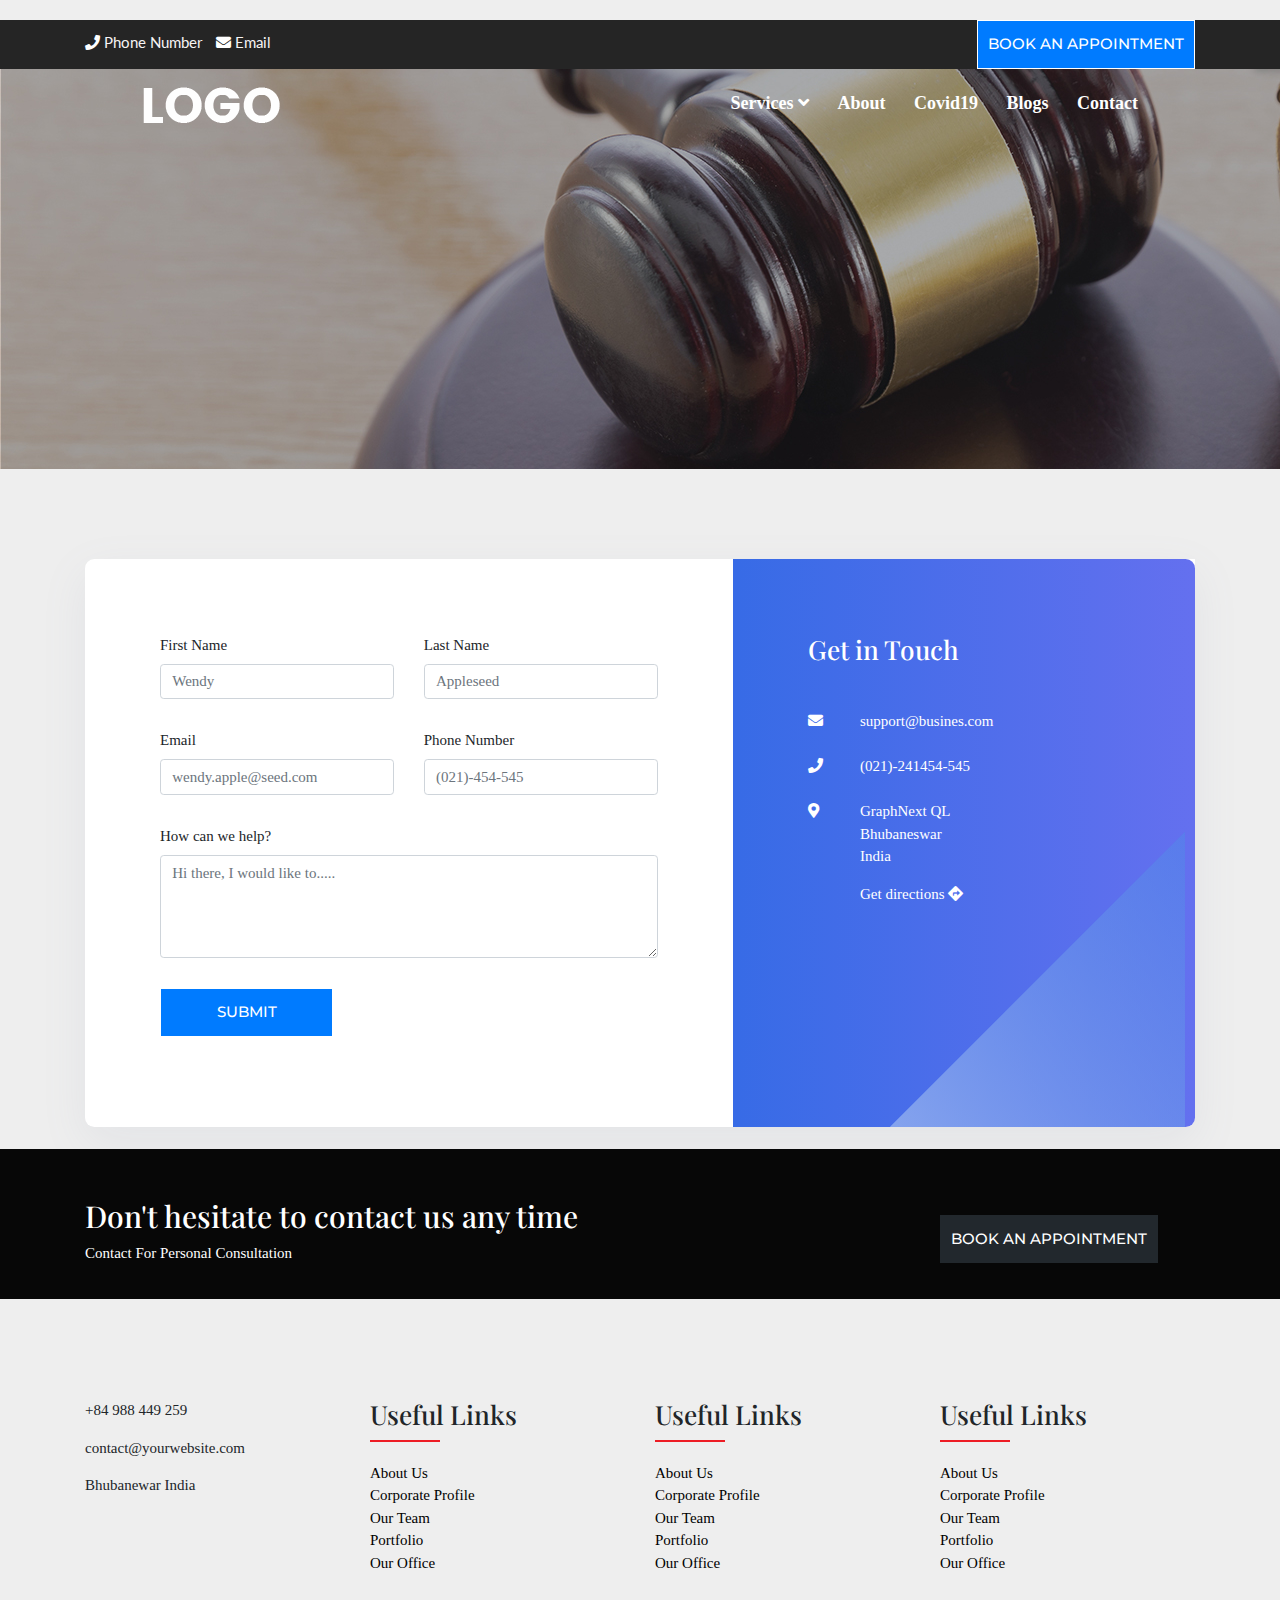
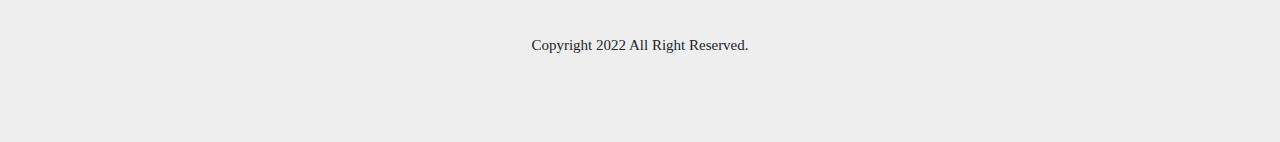
<file: contact-us.html>
<!doctype html>
<html>
<head>
<meta charset="utf-8">
<link rel="stylesheet" href="https://www.w3schools.com/w3css/4/w3.css">
 <style>
.mySlides {display:none;}
</style>
<!--For responsive	-->
<meta name="viewport" content="width=device-width, initial-scale=1.0">	
<title>Lawyer</title>

<!--Bootstrap CSS	-->
<link rel="stylesheet" href="css/bootstrap.min.css" type="text/css">
	
<!--Google Font	-->
<link href="https://fonts.googleapis.com/css2?family=Playfair+Display:ital,wght@0,400;0,500;0,600;0,700;0,800;0,900;1,400;1,500;1,600;1,700;1,800;1,900&display=swap" rel="stylesheet">

<link href="https://fonts.googleapis.com/css2?family=Poppins:ital,wght@0,100;0,200;0,300;0,400;0,500;0,600;0,700;0,800;0,900;1,100;1,200;1,300;1,400;1,500;1,600;1,700;1,800;1,900&display=swap" rel="stylesheet">	

<link href="https://fonts.googleapis.com/css2?family=Lato:ital,wght@0,100;0,300;0,400;0,700;0,900;1,100;1,300;1,400;1,700;1,900&display=swap" rel="stylesheet">

<link href="https://fonts.googleapis.com/css2?family=Montserrat:ital,wght@0,100;0,200;0,300;0,400;0,500;0,600;0,700;0,800;0,900;1,100;1,200;1,300;1,400;1,500;1,600;1,700;1,800;1,900&display=swap" rel="stylesheet">	
	
<!--Fontawesome icon	-->
<link rel="stylesheet" href="https://cdnjs.cloudflare.com/ajax/libs/font-awesome/4.7.0/css/font-awesome.css"   />	
	
	
<!--OWl carousel	-->
<link rel="stylesheet" href="https://cdnjs.cloudflare.com/ajax/libs/OwlCarousel2/2.3.4/assets/owl.carousel.css"   />
<link rel="stylesheet" href="https://cdnjs.cloudflare.com/ajax/libs/OwlCarousel2/2.3.4/assets/owl.theme.default.min.css"   />

	
<link rel="stylesheet" href="https://cdn.jsdelivr.net/npm/bootstrap@4.0.0/dist/css/bootstrap.min.css" integrity="sha384-Gn5384xqQ1aoWXA+058RXPxPg6fy4IWvTNh0E263XmFcJlSAwiGgFAW/dAiS6JXm" crossorigin="anonymous">
<!--Style CSS	-->	
<link rel="stylesheet" href="css/style.css" type="text/css">

<link rel="stylesheet" href="https://pro.fontawesome.com/releases/v5.10.0/css/all.css"
integrity="sha384-AYmEC3Yw5cVb3ZcuHtOA93w35dYTsvhLPVnYs9eStHfGJvOvKxVfELGroGkvsg+p" crossorigin="anonymous" />
 
</head>

<body>

	
	
<!-- Start Top Header -->

	<!-- Start Top Header -->
	<div class="top-header">
		<div class="container">
			 <div class="row">
				 <div class="col-lg-6">
					 <div class="top-contact">
						 <ul>
							<li><a href="tel:+62 800 9000 123"> <i class="fa fa-phone"></i>  Phone Number</a>  </li>
							<li><a href="mailto:mail@yoursite.com"> <i class="fa fa-envelope"></i>  Email</a>  </li>
						 </ul>
					 </div>
				 </div>
				 
				 <div class="col-lg-6">
					  <div class="top-right-info">
						  <ul class="top-social">
							<li><a href=""><i class="fa fa-facebook"></i></a> </li>
							<li><a href=""><i class="fa fa-instagram"></i></a> </li>
							<li><a href=""><i class="fa fa-twitter"></i></a> </li>
							<li><a href=""><i class="fa fa-pinterest"></i></a> </li>
						  </ul>
						  
						  <a href="" class="btn btn-primary">book an appointment</a>
					 </div>
				 </div>
				 
			</div>
	   </div>
   </div>
<!-- End Top Header -->
   
	
<!--Start Header	-->
	<header style="">
	     <div class="container">
		     <nav class="navbar navbar-expand-lg navbar-light bg-light">
             <div class="container-fluid">
                <a class="navbar-brand" href="index.html"><img src="images/logo.png" alt="" ></a>
                    <button onclick="myFunction()" class="navbar-toggler" type="button" data-bs-toggle="collapse" data-bs-target="#navbarSupportedContent" aria-controls="navbarSupportedContent" aria-expanded="false" aria-label="Toggle navigation">
                        <span class="navbar-toggler-icon"></span>
                    </button>
<!-- Navbar items -->
<div class="nav-links" id="menu-tog">
	<!-- Dropdown menu -->
	<div class="dropdown">
	  <a class="dropBtn" href="#">Services
		<i class="fas fa-angle-down"></i>
	  </a>
	  <div class="drop-content">
		<a href="#">Menu1</a>
		<a href="#">Menu2</a>
		<a href="#">Menu3</a>
		<a href="#">Menu4</a>
		<a href="#">Menu5</a>
		<a href="#">Menu6</a>
	  </div>
	</div>
	<a href="about-us.html">About</a>
	<a href="#">Covid19</a>

	<a href="blog.html">Blogs</a>
	<a href="contact-us.html">Contact</a>
  </div>

</div>
</div>
</nav>
</div>
</header>
<!--End Header	-->
<section class="banner-section" style="background: url(images/banner-bg.jpg) no-repeat; height: 400px;">
	
</div> 
</div>
</section>
  <br><br><br><br>
  <link href="https://cdnjs.cloudflare.com/ajax/libs/font-awesome/5.11.2/css/all.min.css" rel="stylesheet">
  <div class="container">
      <div class="contact__wrapper shadow-lg mt-n9">
          <div class="row no-gutters">
              <div class="col-lg-5 contact-info__wrapper gradient-brand-color p-5 order-lg-2">
                  <h3 class="color--white mb-5">Get in Touch</h3>
      
                  <ul class="contact-info__list list-style--none position-relative z-index-101">
                      <li class="mb-4 pl-4">
                          <span class="position-absolute"><i class="fas fa-envelope"></i></span> support@busines.com
                      </li>
                      <li class="mb-4 pl-4">
                          <span class="position-absolute"><i class="fas fa-phone"></i></span> (021)-241454-545
                      </li>
                      <li class="mb-4 pl-4">
                          <span class="position-absolute"><i class="fas fa-map-marker-alt"></i></span> GraphNext QL
                          <br> Bhubaneswar 
                          <br> India
      
                          <div class="mt-3">
                              <a href="https://www.google.com/maps" target="_blank" class="text-link link--right-icon text-white">Get directions <i class="link__icon fa fa-directions"></i></a>
                          </div>
                      </li>
                  </ul>
      
                  <figure class="figure position-absolute m-0 opacity-06 z-index-100" style="bottom:0; right: 10px">
                      <svg xmlns="http://www.w3.org/2000/svg" xmlns:xlink="http://www.w3.org/1999/xlink" width="444px" height="626px">
                          <defs>
                              <linearGradient id="PSgrad_1" x1="0%" x2="81.915%" y1="57.358%" y2="0%">
                                  <stop offset="0%" stop-color="rgb(255,255,255)" stop-opacity="1"></stop>
                                  <stop offset="100%" stop-color="rgb(0,54,207)" stop-opacity="0"></stop>
                              </linearGradient>
      
                          </defs>
                          <path fill-rule="evenodd" opacity="0.302" fill="rgb(72, 155, 248)" d="M816.210,-41.714 L968.999,111.158 L-197.210,1277.998 L-349.998,1125.127 L816.210,-41.714 Z"></path>
                          <path fill="url(#PSgrad_1)" d="M816.210,-41.714 L968.999,111.158 L-197.210,1277.998 L-349.998,1125.127 L816.210,-41.714 Z"></path>
                      </svg>
                  </figure>
              </div>
      
              <div class="col-lg-7 contact-form__wrapper p-5 order-lg-1">
                  <form action="#" class="contact-form form-validate" novalidate="novalidate">
                      <div class="row">
                          <div class="col-sm-6 mb-3">
                              <div class="form-group">
                                  <label class="required-field" for="firstName">First Name</label>
                                  <input type="text" class="form-control" id="firstName" name="firstName" placeholder="Wendy" required />
                              </div>
                          </div>
      
                          <div class="col-sm-6 mb-3">
                              <div class="form-group">
                                  <label for="lastName">Last Name</label>
                                  <input type="text" class="form-control" id="lastName" name="lastName" placeholder="Appleseed" required>
                              </div>
                          </div>
      
                          <div class="col-sm-6 mb-3">
                              <div class="form-group">
                                  <label class="required-field" for="email">Email</label>
                                  <input type="text" class="form-control" id="email" name="email" placeholder="wendy.apple@seed.com" required>
                              </div>
                          </div>
      
                          <div class="col-sm-6 mb-3">
                              <div class="form-group">
                                  <label for="phone">Phone Number</label>
                                  <input type="tel" class="form-control" id="phone" name="phone" placeholder="(021)-454-545" required>
                              </div>
                          </div>
      
                          <div class="col-sm-12 mb-3">
                              <div class="form-group">
                                  <label class="required-field" for="message">How can we help?</label>
                                  <textarea class="form-control" id="message" name="message" rows="4" placeholder="Hi there, I would like to....." required></textarea>
                              </div>
                          </div>
      
                          <div class="col-sm-12 mb-3">
                              <button type="submit" name="submit" class="btn btn-primary">Submit</button>
                          </div>
      
                      </div>
                  </form>
              </div>
              <!-- End Contact Form Wrapper -->
          </div>
      </div>
  </div>
  <br>
<!--Start CTA Section	-->
	<section class="cta-section">
	   <div class="container">
		    <div class="row align-items-center">
		        <div class="col-lg-9">
				     <div class="cta-text">
					     <h2>Don't hesitate to contact us any time</h2>
						 <p>Contact For Personal Consultation</p>
					</div>
					</div>
					<div class="col-lg-3">
					     <div class="cta-btn">
						     <a href="" class="btn btn-primary">book an appointment</a>
						</div>
					</div>
				
		   </div>
		</div>
	</section>
<!--End CTA Section	-->
	
	
<!--Start Footer-->
	<footer>
	   <div class="container">
		     <div class="row">
		       <div class="col-lg-3">
				     <div class="footer-col footer-about">
				       <p class="phone-text">+84 988 449 259</p>
						 <p>contact@yourwebsite.com</p>
						 <p>Bhubanewar India</p>
						  <ul class="top-social">
						     <li><a href=""><i class="fa fa-facebook"></i></a> </li>
						     <li><a href=""><i class="fa fa-instagram"></i></a> </li>
						     <li><a href=""><i class="fa fa-twitter"></i></a> </li>
						     <li><a href=""><i class="fa fa-pinterest"></i></a> </li>
						   </ul>
				   </div>
				 </div>
				 
				  
				  <div class="col-lg-3">
				     <div class="footer-col footer-menu">
				        <h3>Useful Links</h3>
						 <ul>
						 <li> <a href="about-us.html">About Us</a> </li>
						 <li> <a href="">Corporate Profile</a> </li>
						 <li> <a href="">Our Team</a> </li>
						 <li> <a href="">Portfolio</a> </li>
						 <li> <a href="">Our Office</a> </li>
						 </ul>
				   </div>
				 </div>
				 
				 
				  <div class="col-lg-3">
				     <div class="footer-col footer-menu">
				        <h3>Useful Links</h3>
						 <ul>
						 <li> <a href="about-us.html">About Us</a> </li>
						 <li> <a href="">Corporate Profile</a> </li>
						 <li> <a href="">Our Team</a> </li>
						 <li> <a href="">Portfolio</a> </li>
						 <li> <a href="">Our Office</a> </li>
						 </ul>
				   </div>
				 </div>
				 
				   <div class="col-lg-3">
				     <div class="footer-col footer-menu">
				        <h3>Useful Links</h3>
						 <ul>
						 <li> <a href="about-us.html">About Us</a> </li>
						 <li> <a href="">Corporate Profile</a> </li>
						 <li> <a href="">Our Team</a> </li>
						 <li> <a href="">Portfolio</a> </li>
						 <li> <a href="">Our Office</a> </li>
						 </ul>
				   </div>
				 </div> 
				 <div class="col-md-12">
				      <div class="copy-text text-center">
					      <p>Copyright 2022 All Right Reserved.</p>
					 </div>
				 </div>
				 
				 
		   </div>
		 </div>
	</footer>
<!--End Footer-->
	
<!--Script	-->
<script src="js/jquery-3.4.1.min.js" type="text/javascript"></script>
<script src="js/bootstrap.min.js" type="text/javascript"></script>
<script src="https://cdnjs.cloudflare.com/ajax/libs/OwlCarousel2/2.3.4/owl.carousel.min.js"  ></script>	

<script src="https://code.jquery.com/jquery-3.2.1.slim.min.js" integrity="sha384-KJ3o2DKtIkvYIK3UENzmM7KCkRr/rE9/Qpg6aAZGJwFDMVNA/GpGFF93hXpG5KkN" crossorigin="anonymous"></script>
<script src="https://cdn.jsdelivr.net/npm/popper.js@1.12.9/dist/umd/popper.min.js" integrity="sha384-ApNbgh9B+Y1QKtv3Rn7W3mgPxhU9K/ScQsAP7hUibX39j7fakFPskvXusvfa0b4Q" crossorigin="anonymous"></script>
<script src="https://cdn.jsdelivr.net/npm/bootstrap@4.0.0/dist/js/bootstrap.min.js" integrity="sha384-JZR6Spejh4U02d8jOt6vLEHfe/JQGiRRSQQxSfFWpi1MquVdAyjUar5+76PVCmYl" crossorigin="anonymous"></script>
	
 <script>
 </script>
 <script>
	function myFunction() {
	  var x = document.getElementById("menu-tog");
	  if (x.style.display === "none") {
		x.style.display = "block";
	  } else {
		x.style.display = "none";
	  }
	}
	</script>
</body>
</html>
</file>
<file: css/style.css>
body{
	font-family: 'Lato', sans-serif;
	margin: 0px;
	padding: 0px;
}
img{
	max-width:100%;
}

h1, h2, h3, h4, h5, h6{
	font-family: 'Playfair Display', serif;
}

.play-font{
	font-family: 'Playfair Display', serif;
}

.poppins-font{
	font-family: 'Poppins', sans-serif;
}

.lato-font{
	font-family: 'Lato', sans-serif;
}

.btn{
   font-family: 'Montserrat', sans-serif;
}



/*Header*/

.top-header {
    background: #252525;
}

.top-contact ul {
    margin: 0px;
    padding: 0px;
}

.top-contact ul li {
    display: inline-block;
}

.top-contact ul li a {
    color: rgb(247, 244, 244);
    text-decoration: none;
    margin-right: 10px;
    font-family: 'Lato', sans-serif;
    font-weight: normal;
}

.top-contact ul li a i {
    color: #ffffff;
}

ul.top-social {
    margin: 0px 30px 0px 0px;
    padding: 0;
}

ul.top-social li {
    display: inline-block;
}

ul.top-social li a {
    color: #fffefe;
    margin-right: 6px;
}

.top-right-info {
    display: flex;
    align-items: center;
    justify-content: end;
}

.top-contact {
    margin-top: 11px;
}

.btn-primary {
    text-transform: uppercase;
    font-size: 15px;
    border-radius: 0;
    font-weight: 500;
    /* background: #f5f4f4; */
    border-color: #ffffff;
    padding: 12px 10px;
}


header {
    position: absolute;
    width: 100%;
}

header nav.navbar.navbar-expand-lg.navbar-light.bg-light {
    background: transparent !important;
}

.navbar-light .navbar-nav .nav-link {
    color: #FFF;
    text-transform: uppercase;
    font-family: 'Montserrat', sans-serif;
}

.navbar-light .navbar-nav .nav-link:hover {
    color: #ed1c24;
}


/*Banner*/

section.banner-section {
    padding: 0px 0px;
    text-align: center;
}

section.banner-section h1 {
    color: #FFF;
    font-size: 80px;
    max-width: 776px;
    margin: 0px auto;
}

section.banner-section p {
    font-family: 'Poppins', sans-serif;
    color: #FFF;
    max-width: 400px;
    margin: 30px auto 40px;
}

.btn-outline-light {
    font-size: 15px;
    font-weight: 500;
    text-transform: uppercase;
    padding: 12px 10px;
    border-radius: 0;
}

.btn {
    min-width: 173px;
}

.banner-text .btn {
    margin: 0px 10px;
}


/*Features*/


section.features-section {
    background: #252525;
    padding-bottom: 100px;
}

.features-box {
    background: #FFF;
    padding: 30px;
    text-align: center;
	margin-bottom: 30px;
}

.left-head h2 {
    color: #FFF;
    font-size: 60px;
}

.right-text {
    color: #FFF;
}
.row.top-features {
    top: -61px;
    position: relative;
}




/*About Section*/

section.about-section {
    padding: 100px 0px 70px;
}

.signature img {
    max-width: 200px;
}

.signature p {
    position: relative;
    top: -14px;
}

.about-text {
    margin-bottom: 30px;
}

.about-img {
    margin-bottom: 30px;
}



/*Services Section*/

section.services-section {
    background: #ebebeb;
    text-align: center;
    padding: 100px 0px 80px;
}

.section-title-main {
    margin-bottom: 47px;
}

.services-box {
    margin-bottom: 20px;
}

.services-media img {
    width: 100%;
}

.services-info {
    padding: 30px;
    background: #FFF;
    box-shadow: 0px 0px 10px rgba(0,0,0,.11);
}

.services-info h3 {
    font-size: 27px;
}

h2.section-title {
    font-size: 55px;
}



/*Team Section*/

section.team-section {
    background: #22282d;
    text-align: center;
    padding: 100px 0px 70px;
}

.team-box {
    margin-bottom: 30px;
}

.team-media img {
    width: 100%;
}

.team-info {
    background: #181d21;
    padding: 30px;
    border-bottom: 2px solid #ed1c24;
}

.team-info h3 {
    font-size: 24px;
    color: #FFF;
}

.team-info p {
    color: #ed1c24;
}

.team-box ul.top-social li a {
    color: #ffffff;
    /* margin: 0; */
}

.team-box ul.top-social {
    margin: 0;
}

.btn-team {
    margin: 30px 0px 0px;
}

section.team-section .section-title {
    color: #FFF;
}




/*Testimonial*/

section.test-section {
    padding: 100px 0px;
    text-align: center;
    background-size: cover;
}

.test-info img {
    width: 50px !important;
    height: 50px !important;
    display: inline-block !important;
}

.test-box {
    text-align: center;
}

.test-info {
    display: flex;
    justify-content: center;
    align-items: center;
}

.test-authot h4 {
    font-size: 17px;
    font-family: 'Lato', sans-serif;
    text-align: left;
    margin: 0;
}

.test-authot h5 {
    font-family: 'Lato', sans-serif;
    font-weight: 500;
    line-height: 20px;
    font-size: 14px;
}

.test-authot {
    margin-left: 20px;
}

.test-box {
    max-width: 700px;
    margin: 0px auto;
}

.test-box p {
    font-size: 18px;
    font-style: italic;
}

.owl-theme .owl-nav {
    position: absolute;
    top: 27%;
    max-width: 900px;
    margin: 0px auto;
    left: 0;
    right: 0;
}

.owl-theme .owl-nav [class*=owl-] {
    font-size: 68px !important;
}

.owl-carousel .owl-nav .owl-prev {
    position: absolute;
    left: 0;
}

.owl-carousel .owl-nav button.owl-next {
    position: absolute;
    right: 0;
}
.owl-theme .owl-nav [class*=owl-]:hover {
    background: transparent !important;
    color: #000 !important;
}

.logo-box {
    margin: 30px 0px;
}
section.cta-section {
    background: #070707;
    padding: 49px 0px 20px;
    color: #FFF;
}

section.cta-section .btn-primary {
    background: #22282d !important;
    border-color: #22282d  !important;
}


footer {
    padding: 100px 0px 70px;
}

.footer-col {
    margin-bottom: 30px;
}

.footer-menu ul {
    margin: 0px;
    padding: 0px;
}

.footer-menu ul li {
    display: block;
}

.footer-menu ul li a {
    color: #000;
    text-decoration: none;
}

.footer-col h3 {
    position: relative;
    margin-bottom: 31px;
}

/* .footer-col {

} */

.footer-col h3:before {
    content: "";
    position: absolute;
    width: 70px;
    height: 2px;
    background: #ed1c24;
    bottom: -11px;
}

.copy-text {
    margin-top: 30px;
}


@media (max-width:991px){
section.banner-section h1 {
    font-size: 30px;
    max-width: 100%;
}

.left-head h2 {
    font-size: 30px;
}

section.features-section {
    text-align: center;
}

.row.top-features {
    top: 0;
}

section.features-section {
    padding: 50px 0px 20px;
}

section.about-section {
    padding: 50px 0px 20px;
}

section.services-section {
    padding: 30px 0px 40px;
}

h2.section-title {
    font-size: 30px;
}

.section-title-main {
    margin-bottom: 27px;
}
 

section.team-section {
    padding: 50px 0px 20px;
}

section.test-section {
    padding: 50px 0px 30px;
}

.logo-box {
    margin: 6px 0px;
}

section.cta-section {
    text-align: center;
}

footer {
    padding: 50px 0px 20px;
}

section.logo-section.text-center {
    padding-bottom: 30px;
}
.top-contact {
    text-align: center;
}
section.banner-section {
    padding: 100px 0px;
}
.banner-text .btn {
    margin: 10px 10px;
}
.top-right-info .btn {
    font-size: 11px;
}	
.top-right-info {
    justify-content: center;
    margin-top: 12px;
    margin-bottom: 10px;
}	
	
.navbar-collapse {
    background: #000;
    padding: 30px;
}

.navbar-light .navbar-toggler {
    background: #FFF;
}		
}
.navmenu >ul >li .as_submenu{
    position: absolute;
    /* left: 0;
    top: 100%; */
    background-color: var(--dark-color2);
    padding: 15px 0;
    border-radius: 10px;
    width: 170px;
    z-index: 999;
    opacity: 0;
    visibility: hidden;
    list-style-type: none;
}
.navmenu >ul >li >.as_submenu{
    transform: translateY(-10px);
}
.navmenu >ul >li:hover >.as_submenu{
    transform: translateY(0);
    opacity: 1;
    visibility: visible;
}
.navmenu >ul >li .as_submenu li a {
    padding: 7px 20px;
    display: flex;
    color: white;
    list-style-type: none;
    text-decoration: none;
}

.navmenu >ul >li .as_submenu>li>.as_submenu {
    right: 100%;
    top: 8px;
    left: auto;
    transform: translateX(-20px);
}
.navmenu >ul >li .as_submenu>li:hover>.as_submenu{
    transform: translateX(-10px);
    opacity: 1;
    visibility: visible;
}

.navmenu >ul >li .as_submenu>li {
    position: relative;
}

.navmenu >ul >li .as_submenu:before {
    content: '';
    position: absolute;
    border-bottom: 7px solid var(--dark-color2);
    border-left: 5px solid transparent;
    border-right: 5px solid transparent;
    bottom:100%;
    left:13px;
}
.navmenu >ul >li > .as_submenu > li >.as_submenu:before {
    bottom:auto;
    top:10px;
    left:100%;
    border-bottom: 5px solid transparent;
    border-top: 5px solid transparent;
    border-left:  7px solid var(--dark-color2);
}

@import url('https://fonts.googleapis.com/css?family=Heebo:400,700|Open+Sans:400,700');

:root {
  --color: #3c3163;
  --transition-time: 0.5s;
}

* {
  box-sizing: border-box;
}

body {
  margin: 0;
  min-height: 100vh;
  font-family: 'Open Sans';
  background: #fafafa;
}

a {
  color: inherit;
}

.cards-wrapper {
  display: grid;
  justify-content: center;
  align-items: center;
  grid-template-columns: 1fr 1fr 1fr;
  grid-gap: 4rem;
  padding: 4rem;
  margin: 0 auto;
  width: max-content;
}

.card {
  font-family: 'Heebo';
  --bg-filter-opacity: 0.5;
  background-image: linear-gradient(rgba(0,0,0,var(--bg-filter-opacity)),rgba(0,0,0,var(--bg-filter-opacity))), var(--bg-img);
  height: 20em;
  width: 15em;
  font-size: 1.5em;
  color: white;
  border-radius: 1em;
  padding: 1em;
  /*margin: 2em;*/
  display: flex;
  align-items: flex-end;
  background-size: cover;
  background-position: center;
  box-shadow: 0 0 5em -1em black;
  transition: all, var(--transition-time);
  position: relative;
  overflow: hidden;
  border: 10px solid #ccc;
  text-decoration: none;
}

.card:hover {
  transform: rotate(0);
}

.card h1 {
  margin: 0;
  font-size: 1.5em;
  line-height: 1.2em;
}

.card p {
  font-size: 0.75em;
  font-family: 'Open Sans';
  margin-top: 0.5em;
  line-height: 2em;
}

.card .tags {
  display: flex;
}

.card .tags .tag {
  font-size: 0.75em;
  background: rgba(255,255,255,0.5);
  border-radius: 0.3rem;
  padding: 0 0.5em;
  margin-right: 0.5em;
  line-height: 1.5em;
  transition: all, var(--transition-time);
}

.card:hover .tags .tag {
  background: var(--color);
  color: white;
}

.card .date {
  position: absolute;
  top: 0;
  right: 0;
  font-size: 0.75em;
  padding: 1em;
  line-height: 1em;
  opacity: .8;
}

.card:before, .card:after {
  content: '';
  transform: scale(0);
  transform-origin: top left;
  border-radius: 50%;
  position: absolute;
  left: -50%;
  top: -50%;
  z-index: -5;
  transition: all, var(--transition-time);
  transition-timing-function: ease-in-out;
}

.card:before {
  background: #ddd;
  width: 250%;
  height: 250%;
}

.card:after {
  background: white;
  width: 200%;
  height: 200%;
}

.card:hover {
  color: var(--color);
}

.card:hover:before, .card:hover:after {
  transform: scale(1);
}

.card-grid-space .num {
  font-size: 3em;
  margin-bottom: 1.2rem;
  margin-left: 1rem;
}

.info {
  font-size: 1.2em;
  display: flex;
  padding: 1em 3em;
  height: 3em;
}

.info img {
  height: 3em;
  margin-right: 0.5em;
}

.info h1 {
  font-size: 1em;
  font-weight: normal;
}

/* MEDIA QUERIES */
@media screen and (max-width: 1285px) {
  .cards-wrapper {
    grid-template-columns: 1fr 1fr;
  }
}

@media screen and (max-width: 900px) {
  .cards-wrapper {
    grid-template-columns: 1fr;
  }
  .info {
    justify-content: center;
  }

}

@media screen and (max-width: 500px) {
  .cards-wrapper {
    padding: 4rem 2rem;
  }
  .card {
    max-width: calc(100vw - 4rem);
  }
}

@media screen and (max-width: 450px) {
  .info {
    display: block;
    text-align: center;
  }
  .info h1 {
    margin: 0;
  }
}
body{
    margin-top:20px;
    background:#eee;
}
.gradient-brand-color {
    background-image: -webkit-linear-gradient(0deg, #376be6 0%, #6470ef 100%);
    background-image: -ms-linear-gradient(0deg, #376be6 0%, #6470ef 100%);
    color: #fff;
}
.contact-info__wrapper {
    overflow: hidden;
    border-radius: .625rem .625rem 0 0
}

@media (min-width: 1024px) {
    .contact-info__wrapper {
        border-radius: 0 .625rem .625rem 0;
        padding: 5rem !important
    }
}
.contact-info__list span.position-absolute {
    left: 0
}
.z-index-101 {
    z-index: 101;
}
.list-style--none {
    list-style: none;
}
.contact__wrapper {
    background-color: #fff;
    border-radius: 0 0 .625rem .625rem
}

@media (min-width: 1024px) {
    .contact__wrapper {
        border-radius: .625rem 0 .625rem .625rem
    }
}
@media (min-width: 1024px) {
    .contact-form__wrapper {
        padding: 5rem !important
    }
}
.shadow-lg, .shadow-lg--on-hover:hover {
    box-shadow: 0 1rem 3rem rgba(132,138,163,0.1) !important;
}

.navbar{
    height: 70px;
    width: 100%;
    padding: 19px 30px;
    background-color: #1b4cd3;
    position: relative;
  }
  .navbar .nav-header{
    display: inline;
  }
  .navbar .nav-header .nav-logo{
    display: inline-block;
    margin-top: -7px;
  }
  .navbar .nav-links{
    display: inline;
    float: right;
    font-size: 18px;
  }
   
  .navbar .nav-links .loginBtn{
    display: inline-block;
    padding: 5px 15px;
    margin-left: 20px;
    font-size: 17px;
    color: rgb(9, 14, 90);
  }
  .navbar .nav-links a {
    padding: 10px 12px;
    text-decoration: none;
    font-weight: 550;
    color: white;
  }
  /* Hover effects */
  .navbar .nav-links a:hover{
    background-color: rgba(0, 0, 0, 0.3);
  }
   
  /* responsive navbar toggle button */
  .navbar #nav-check, .navbar .nav-btn{
    display: none;
  }
   
  @media (max-width:700px) {
    .navbar .nav-btn{
      display: inline-block;
      position: absolute;
      top: 0px;
      right: 0px;
    }
    .navbar .nav-btn label {
      display: inline-block;
      width: 80px;
      height: 70px;
      padding: 25px;
    }
    .navbar .nav-btn label span {
      display: block;
      height: 10px;
      width: 25px;
      border-top: 3px solid #eee;
    }
    .navbar .nav-btn label:hover, .navbar #nav-check:checked ~ .nav-btn label {
      background-color: rgb(9, 14, 90);
      transition: all 0.5s ease;
    }
    .navbar .nav-links{
      position: absolute;
      display: block;
      text-align: center;
      width: 50%;
      background-color: rgb(9, 14, 90);
      transition: all 0.3s ease-in;
      overflow-y: hidden;
      top: 70px;
      right: 0px;
    }
    .navbar .nav-links a {
      display: block;
    }
   
    /* when nav toggle button not checked */
    .navbar #nav-check:not(:checked) ~ .nav-links {
      height: 0px;
    }
   
    /* when nav toggle button is checked */
    .navbar #nav-check:checked ~ .nav-links {
      height: calc(100vh - 70px);
      overflow-y: auto;
    }
    .navbar .nav-links .loginBtn {
      padding: 10px 40px ;
      margin: 20px;
      font-size:  18px;
      font-weight: bold;
      color: rgb(9, 14, 90);
    }
    /* Responsive dropdown code */
    .navbar .nav-links .dropdown, .navbar .nav-links .dropdown2 {
      float: none;
      width: 100%;
    }
    .navbar .nav-links .drop-content, .navbar .nav-links .drop-content2 {
      position: relative;
      background-color: rgb(220, 220, 250);
      top: 0px;
      left: 0px;
    }
    /* Text color */
    .navbar .nav-links .drop-content a {
      color: rgb(9, 14, 90);
    }  
   
  }
   
  /* Dropdown menu CSS code */
  .dropdown{
    position: relative;
    display: inline-block;
  }
  .drop-content, .drop-content2 {
    display: none;
    position: absolute;
    background-color: #1b4cd3;
    min-width: 120px;
    font-size: 16px;
    top: 34px;
    z-index: 1;
    box-shadow: 0px 10px 25px rgba(0, 0, 0, 0.4);
  }
  /* on hover show dropdown */
  .dropdown:hover .drop-content, .dropdown2:hover .drop-content2 {
    display: block;
  }
  /* drondown links */
  .drop-content a {
    padding: 12px 10px;
    border-bottom: 1px solid rgb(197, 197, 250);
    display: block;
    transition: all 0.5s ease !important;
  }
  .dropBtn .drop-content a:hover {
    background-color: rgb(230, 230, 230);
  }
  .dropdown:hover .dropBtn, .dropdown2:hover .dropBtn2 {
    background-color: rgba(0, 0, 0, 0.3);
  }
  .dropdown2 .drop-content2 {
    position: absolute;
    left: 120px;
    top: 126px;
  }
  .dropBtn2 i {
    margin-left: 15px;
  }
</file>
